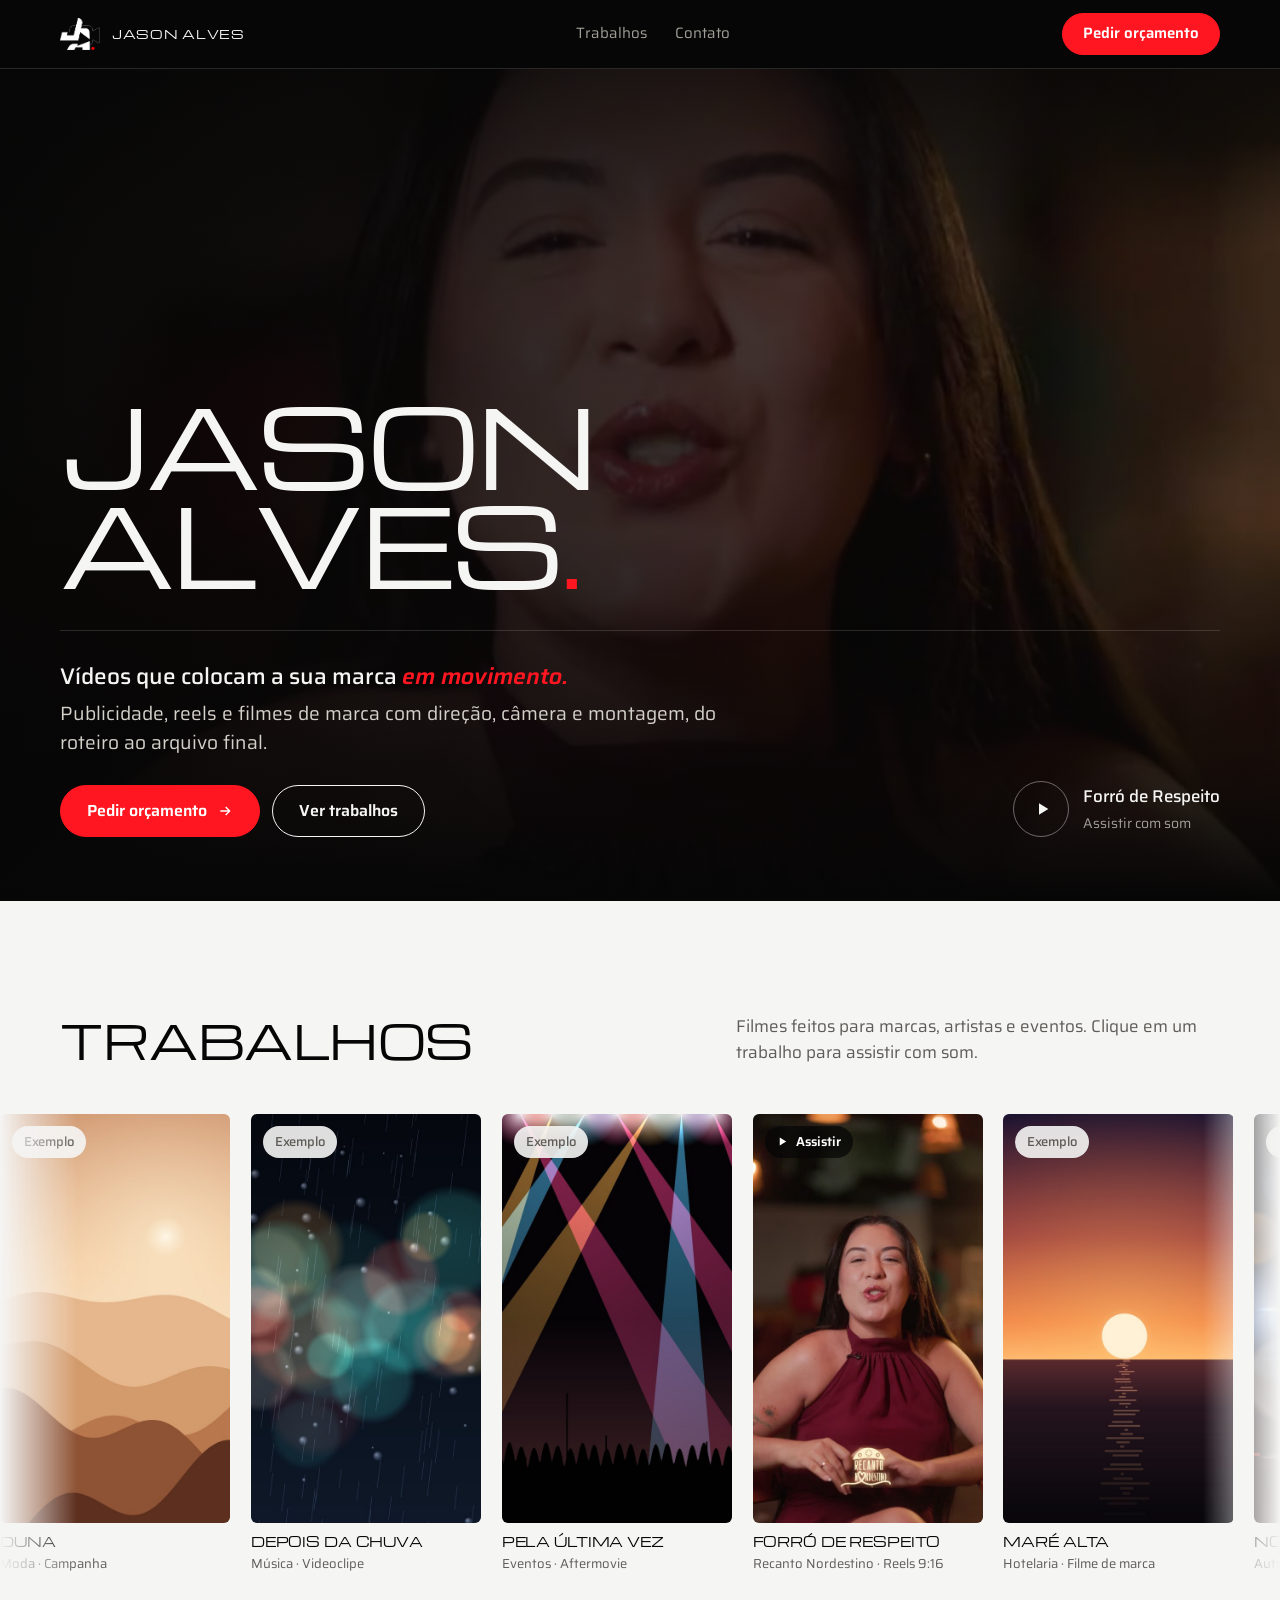
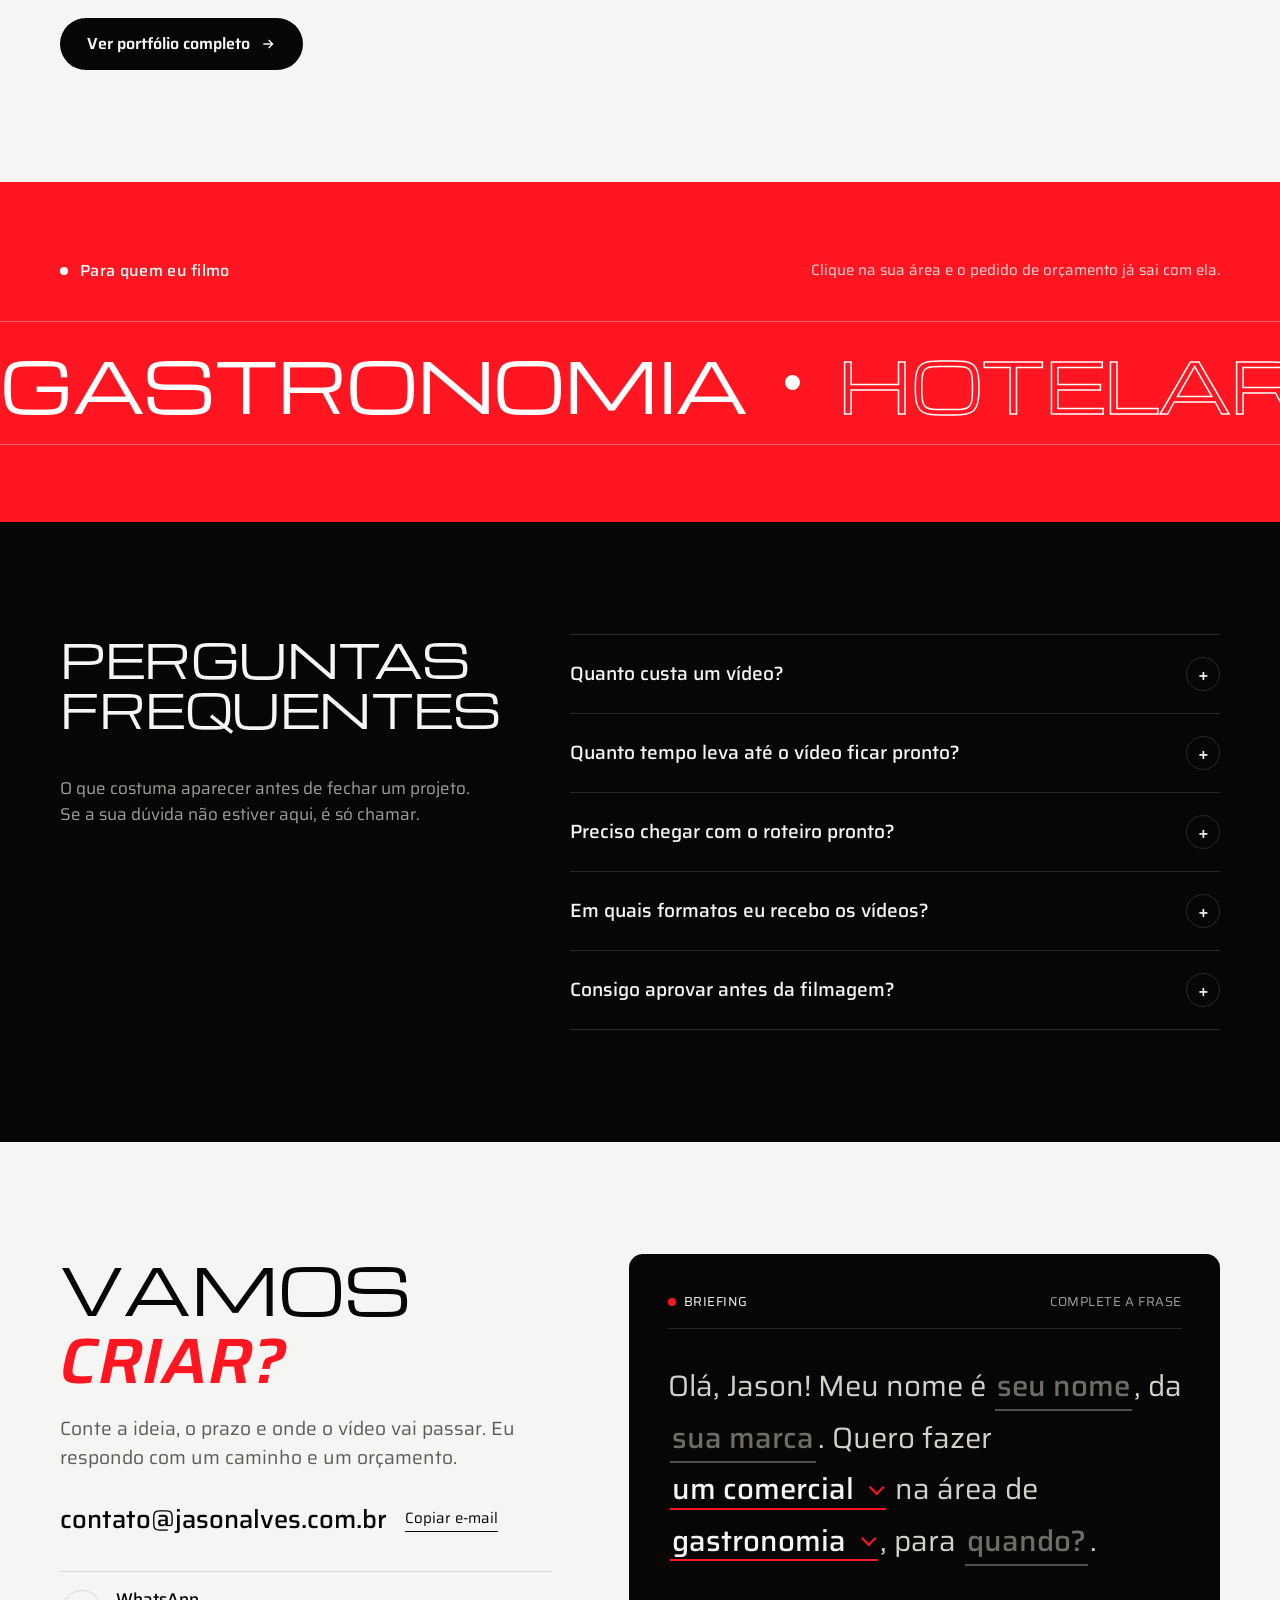
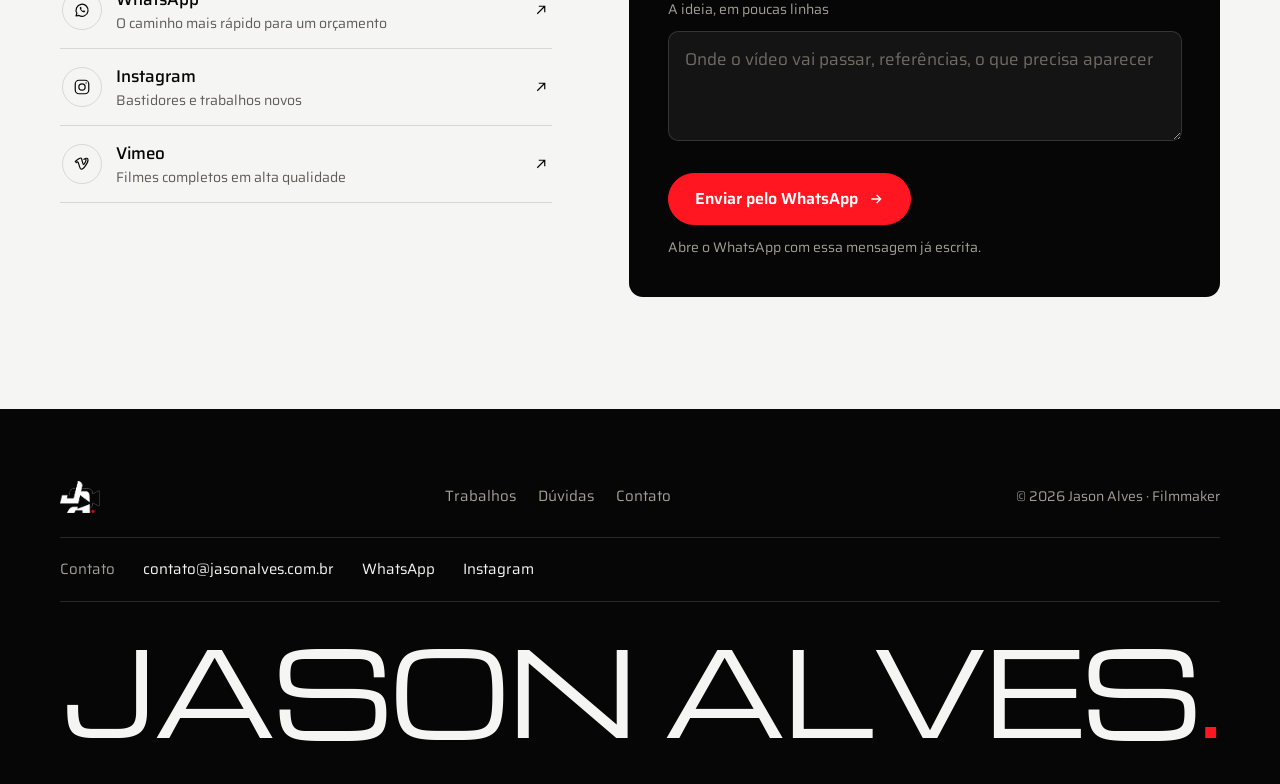
<file: index.html>
<!doctype html>
<html lang="pt-BR">
<head>
<meta charset="utf-8">
<meta name="viewport" content="width=device-width, initial-scale=1, viewport-fit=cover">
<title>Jason Alves · Filmmaker</title>
<meta name="description" content="Jason Alves, filmmaker. Publicidade, reels, filmes de marca e videoclipes, do roteiro ao arquivo final.">
<meta name="theme-color" content="#060606">
<link rel="icon" type="image/png" href="/media/logo-dark.png">
<meta property="og:type" content="website">
<meta property="og:title" content="Jason Alves · Filmmaker">
<meta property="og:description" content="Publicidade, reels, filmes de marca e videoclipes.">
<meta property="og:image" content="/media/recanto-poster.jpg">
<meta name="twitter:card" content="summary_large_image">
<link rel="preconnect" href="https://fonts.googleapis.com">
<link rel="preconnect" href="https://fonts.gstatic.com" crossorigin>
<link rel="stylesheet" href="https://fonts.googleapis.com/css2?family=Michroma&family=Saira:ital,wght@0,400;0,500;0,600;1,500;1,600&display=swap">
<link rel="stylesheet" href="/assets/site.css">
</head>
<body>

<header class="top">
  <div class="wrap">
    <a class="brand" href="/" aria-label="Jason Alves, início"><img src="/media/logo-light.png" alt="" width="40" height="32"><span>Jason Alves</span></a>
    <nav class="menu" aria-label="Principal">
      <a href="/trabalhos">Trabalhos</a><a href="/#contato">Contato</a>
    </nav>
    <a class="btn btn-red fx" href="/#contato">Pedir orçamento</a>
  </div>
</header>

<main>
<section class="hero dark" id="topo">
  <video class="hero-bg" id="heroVideo" src="/media/hero-wide.mp4" poster="/media/hero-wide.jpg" muted loop playsinline autoplay preload="auto" aria-hidden="true"></video>
  <div class="wrap">
    <h1 class="hero-name">Jason<br>Alves<i>.</i></h1>
    <div class="hero-foot">
      <div>
        <p class="lead"><strong>Vídeos que colocam a sua marca <em>em movimento.</em></strong> Publicidade, reels e filmes de marca com direção, câmera e montagem, do roteiro ao arquivo final.</p>
        <div class="cta">
          <a class="btn btn-red fx" href="#contato">Pedir orçamento
            <svg viewBox="0 0 24 24" fill="none" stroke="currentColor" stroke-width="2" aria-hidden="true"><path d="M5 12h14M13 6l6 6-6 6"/></svg></a>
          <a class="btn btn-ghost" href="#trabalhos">Ver trabalhos</a>
        </div>
      </div>
      <button class="hero-play" type="button" data-play="/media/recanto.mp4" data-title="Forró de Respeito · Recanto Nordestino">
        <span class="ic"><svg viewBox="0 0 24 24" fill="currentColor" aria-hidden="true"><path d="M6 3.5v17l14-8.5z"/></svg></span>
        <span><b>Forró de Respeito</b><small>Assistir com som</small></span></button>
    </div>
  </div>
</section>

<section class="reels-home" id="trabalhos">
  <div class="wrap">
    <div class="sec-head">
      <h2>Trabalhos</h2>
      <p>Filmes feitos para marcas, artistas e eventos. Clique em um trabalho para assistir com som.</p>
    </div>
  </div>
  <div class="reel-rows">
    <div class="reel-row" data-reel-row><div class="reel-track"></div></div>
  </div>
  <div class="wrap reels-more">
    <a class="btn btn-dark" href="/trabalhos">Ver portfólio completo
      <svg viewBox="0 0 24 24" fill="none" stroke="currentColor" stroke-width="2" aria-hidden="true"><path d="M5 12h14M13 6l6 6-6 6"/></svg></a>
  </div>
</section>



<section class="band" aria-labelledby="band-t">
  <div class="wrap band-head">
    <h2 id="band-t"><span class="rec" aria-hidden="true"></span>Para quem eu filmo</h2>
    <p>Clique na sua área e o pedido de orçamento já sai com ela.</p>
  </div>
  <div class="seg-row"><div class="seg-track"><ul class="seg-set"><li><a href="#contato" data-seg="Gastronomia">Gastronomia</a></li><li><a href="#contato" data-seg="Hotelaria e turismo">Hotelaria</a></li><li><a href="#contato" data-seg="Estética e beleza">Estética</a></li><li><a href="#contato" data-seg="Moda">Moda</a></li><li><a href="#contato" data-seg="Saúde e bem-estar">Saúde</a></li><li><a href="#contato" data-seg="Imobiliário">Imobiliário</a></li><li><a href="#contato" data-seg="Eventos">Eventos</a></li><li><a href="#contato" data-seg="Música">Música</a></li></ul><ul class="seg-set" aria-hidden="true"><li><a href="#contato" data-seg="Gastronomia" tabindex="-1">Gastronomia</a></li><li><a href="#contato" data-seg="Hotelaria e turismo" tabindex="-1">Hotelaria</a></li><li><a href="#contato" data-seg="Estética e beleza" tabindex="-1">Estética</a></li><li><a href="#contato" data-seg="Moda" tabindex="-1">Moda</a></li><li><a href="#contato" data-seg="Saúde e bem-estar" tabindex="-1">Saúde</a></li><li><a href="#contato" data-seg="Imobiliário" tabindex="-1">Imobiliário</a></li><li><a href="#contato" data-seg="Eventos" tabindex="-1">Eventos</a></li><li><a href="#contato" data-seg="Música" tabindex="-1">Música</a></li></ul></div></div>
</section>

<section class="faq dark" id="duvidas">
  <div class="wrap">
    <div class="sec-head">
      <h2>Perguntas frequentes</h2>
      <p>O que costuma aparecer antes de fechar um projeto. Se a sua dúvida não estiver aqui, é só chamar.</p>
    </div>
    <div class="qa">
      <details><summary>Quanto custa um vídeo?</summary><p>Depende do formato, da duração, do número de diárias e do tamanho da equipe. Me conte a ideia pelo formulário e eu envio um orçamento detalhado.</p></details>
      <details><summary>Quanto tempo leva até o vídeo ficar pronto?</summary><p>Varia com o projeto: um reel é bem mais rápido que um filme de marca, que passa por pré-produção, filmagem e pós. O prazo combinado entra no orçamento.</p></details>
      <details><summary>Preciso chegar com o roteiro pronto?</summary><p>Não. Roteiro e decupagem fazem parte da pré-produção. Se você já tiver uma ideia ou referências, ajuda bastante.</p></details>
      <details><summary>Em quais formatos eu recebo os vídeos?</summary><p>Nos formatos que a campanha pedir: 9:16 para reels e stories, 16:9 para YouTube e TV, 4:5 e 1:1 para o feed.</p></details>
      <details><summary>Consigo aprovar antes da filmagem?</summary><p>Sim. Roteiro, referências e plano de filmagem passam pela sua aprovação antes de a câmera ligar.</p></details>
    </div>
  </div>
</section>

<section class="contact" id="contato">
  <div class="wrap">
    <div>
      <h2>Vamos <em>criar?</em></h2>
      <p class="lead">Conte a ideia, o prazo e onde o vídeo vai passar. Eu respondo com um caminho e um orçamento.</p>
      <div class="mail-row">
        <span class="mail" id="mail">contato@jasonalves.com.br</span>
        <button class="copy" id="copyMail" type="button">Copiar e-mail</button>
      </div>
      <ul class="socials">
        <li><a href="https://wa.me/5511999999999" target="_blank" rel="noopener" data-wa="Olá, Jason! Vim pelo site e quero um orçamento.">
          <span class="ic"><svg viewBox="0 0 24 24" fill="none" stroke="currentColor" stroke-width="1.6" stroke-linejoin="round" aria-hidden="true"><path d="M4 20l1.2-3.6A8 8 0 1 1 8 19.2L4 20Z"/><path d="M9 8.6c0 3.3 3 6.4 6.4 6.4l1-1.6-2-1-.9.9c-1-.4-2.4-1.8-2.8-2.8l.9-.9-1-2-1.6 1Z" fill="currentColor" stroke="none"/></svg></span>
          <span><b>WhatsApp</b><small>O caminho mais rápido para um orçamento</small></span>
          <svg class="arr" viewBox="0 0 24 24" fill="none" stroke="currentColor" stroke-width="1.6" aria-hidden="true"><path d="M7 17 17 7M9 7h8v8"/></svg></a></li>
        <li><a href="https://instagram.com/" target="_blank" rel="noopener">
          <span class="ic"><svg viewBox="0 0 24 24" fill="none" stroke="currentColor" stroke-width="1.6" aria-hidden="true"><rect x="3" y="3" width="18" height="18" rx="5"/><circle cx="12" cy="12" r="4.2"/><circle cx="17.4" cy="6.6" r=".9" fill="currentColor" stroke="none"/></svg></span>
          <span><b>Instagram</b><small>Bastidores e trabalhos novos</small></span>
          <svg class="arr" viewBox="0 0 24 24" fill="none" stroke="currentColor" stroke-width="1.6" aria-hidden="true"><path d="M7 17 17 7M9 7h8v8"/></svg></a></li>
        <li><a href="https://vimeo.com/" target="_blank" rel="noopener">
          <span class="ic"><svg viewBox="0 0 24 24" fill="none" stroke="currentColor" stroke-width="1.6" stroke-linejoin="round" aria-hidden="true"><path d="M3 8.5 4.4 10c1-.8 1.8-1.2 2.3-.6.8 1 1.7 6.9 3.2 8.7 1.4 1.6 3.4.6 5.6-2.3 2.7-3.5 4.3-6.6 4.5-8.7.3-3.2-2.4-3.6-5.4-1.4 1.6-.9 3.2-.7 2.7 1.5-.5 2.1-2.6 5.6-3.5 5.6-.8 0-1.6-6.2-2.6-8.3C10 2.8 6.3 6 3 8.5Z"/></svg></span>
          <span><b>Vimeo</b><small>Filmes completos em alta qualidade</small></span>
          <svg class="arr" viewBox="0 0 24 24" fill="none" stroke="currentColor" stroke-width="1.6" aria-hidden="true"><path d="M7 17 17 7M9 7h8v8"/></svg></a></li>
      </ul>
    </div>
    <form class="brief" id="brief" novalidate aria-label="Pedido de orçamento">
      <div class="brief-bar" aria-hidden="true"><span><i class="rec"></i>Briefing</span><span>Complete a frase</span></div>
      <p class="madlib">
        Olá, Jason! Meu nome é
        <label class="sr" for="f-name">Seu nome</label><input id="f-name" name="nome" autocomplete="given-name" placeholder="seu nome" size="9">,
        da
        <label class="sr" for="f-brand">Marca ou empresa</label><input id="f-brand" name="marca" autocomplete="organization" placeholder="sua marca" size="10">.
        Quero fazer
        <label class="sr" for="f-tipo">Tipo de projeto</label><span class="sel"><select id="f-tipo" name="tipo"><option value="Publicidade">um comercial</option><option value="Reels">reels</option><option value="Filme de marca">um filme de marca</option><option value="Videoclipe">um videoclipe</option><option value="Direção de fotografia">diárias de fotografia</option></select></span>
        na área de
        <label class="sr" for="f-seg">Segmento</label><span class="sel"><select id="f-seg" name="segmento"><option value="Gastronomia">gastronomia</option><option value="Hotelaria e turismo">hotelaria e turismo</option><option value="Estética e beleza">estética e beleza</option><option value="Moda">moda</option><option value="Saúde e bem-estar">saúde e bem-estar</option><option value="Imobiliário">imobiliário</option><option value="Eventos">eventos</option><option value="Música">música</option><option value="Outro">outra área</option></select></span>,
        para
        <label class="sr" for="f-when">Prazo</label><input id="f-when" name="prazo" placeholder="quando?" size="9">.
      </p>
      <label class="idea" for="f-msg"><span>A ideia, em poucas linhas</span>
        <textarea id="f-msg" name="msg" rows="3" placeholder="Onde o vídeo vai passar, referências, o que precisa aparecer"></textarea></label>
      <div class="brief-send">
        <a class="btn btn-red fx" id="send" href="https://wa.me/5511999999999" target="_blank" rel="noopener">Enviar pelo WhatsApp
          <svg viewBox="0 0 24 24" fill="none" stroke="currentColor" stroke-width="2" aria-hidden="true"><path d="M5 12h14M13 6l6 6-6 6"/></svg></a>
        <p class="note">Abre o WhatsApp com essa mensagem já escrita.</p>
      </div>
    </form>
  </div>
</section>
</main>

<footer class="foot dark">
  <div class="wrap">
    <div class="foot-top">
      <img src="/media/logo-light.png" alt="Jason Alves" width="40" height="32">
      <nav aria-label="Rodapé"><a href="/trabalhos">Trabalhos</a><a href="/#duvidas">Dúvidas</a><a href="/#contato">Contato</a></nav>
      <small>© <span id="year">2026</span> Jason Alves · Filmmaker</small>
    </div>
    <div class="foot-contact">
      <span>Contato</span>
      <a href="mailto:contato@jasonalves.com.br">contato@jasonalves.com.br</a>
      <a href="https://wa.me/5511999999999" target="_blank" rel="noopener" data-wa="Olá, Jason! Vim pelo site e quero um orçamento.">WhatsApp</a>
      <a href="https://instagram.com/" target="_blank" rel="noopener">Instagram</a>
    </div>
    <span class="wordmark" id="wordmark" aria-hidden="true">Jason Alves<i>.</i></span>
  </div>
</footer>

<a class="mbar" id="mbar" href="https://wa.me/5511999999999" target="_blank" rel="noopener" data-wa="Olá, Jason! Vim pelo site e quero um orçamento.">
  <svg viewBox="0 0 24 24" fill="none" stroke="currentColor" stroke-width="1.8" stroke-linejoin="round" aria-hidden="true"><path d="M4 20l1.2-3.6A8 8 0 1 1 8 19.2L4 20Z"/><path d="M9 8.6c0 3.3 3 6.4 6.4 6.4l1-1.6-2-1-.9.9c-1-.4-2.4-1.8-2.8-2.8l.9-.9-1-2-1.6 1Z" fill="currentColor" stroke="none"/></svg>
  Pedir orçamento no WhatsApp</a>

<dialog class="player" id="player" aria-label="Player de vídeo">
  <video id="playerVideo" controls playsinline preload="none"></video>
  <div class="player-bar"><span id="playerTitle"></span><button type="button" id="playerClose">Fechar</button></div>
</dialog>

<script src="/assets/trabalhos.js"></script>
<script src="/assets/site.js"></script>
</body>
</html>
</file>
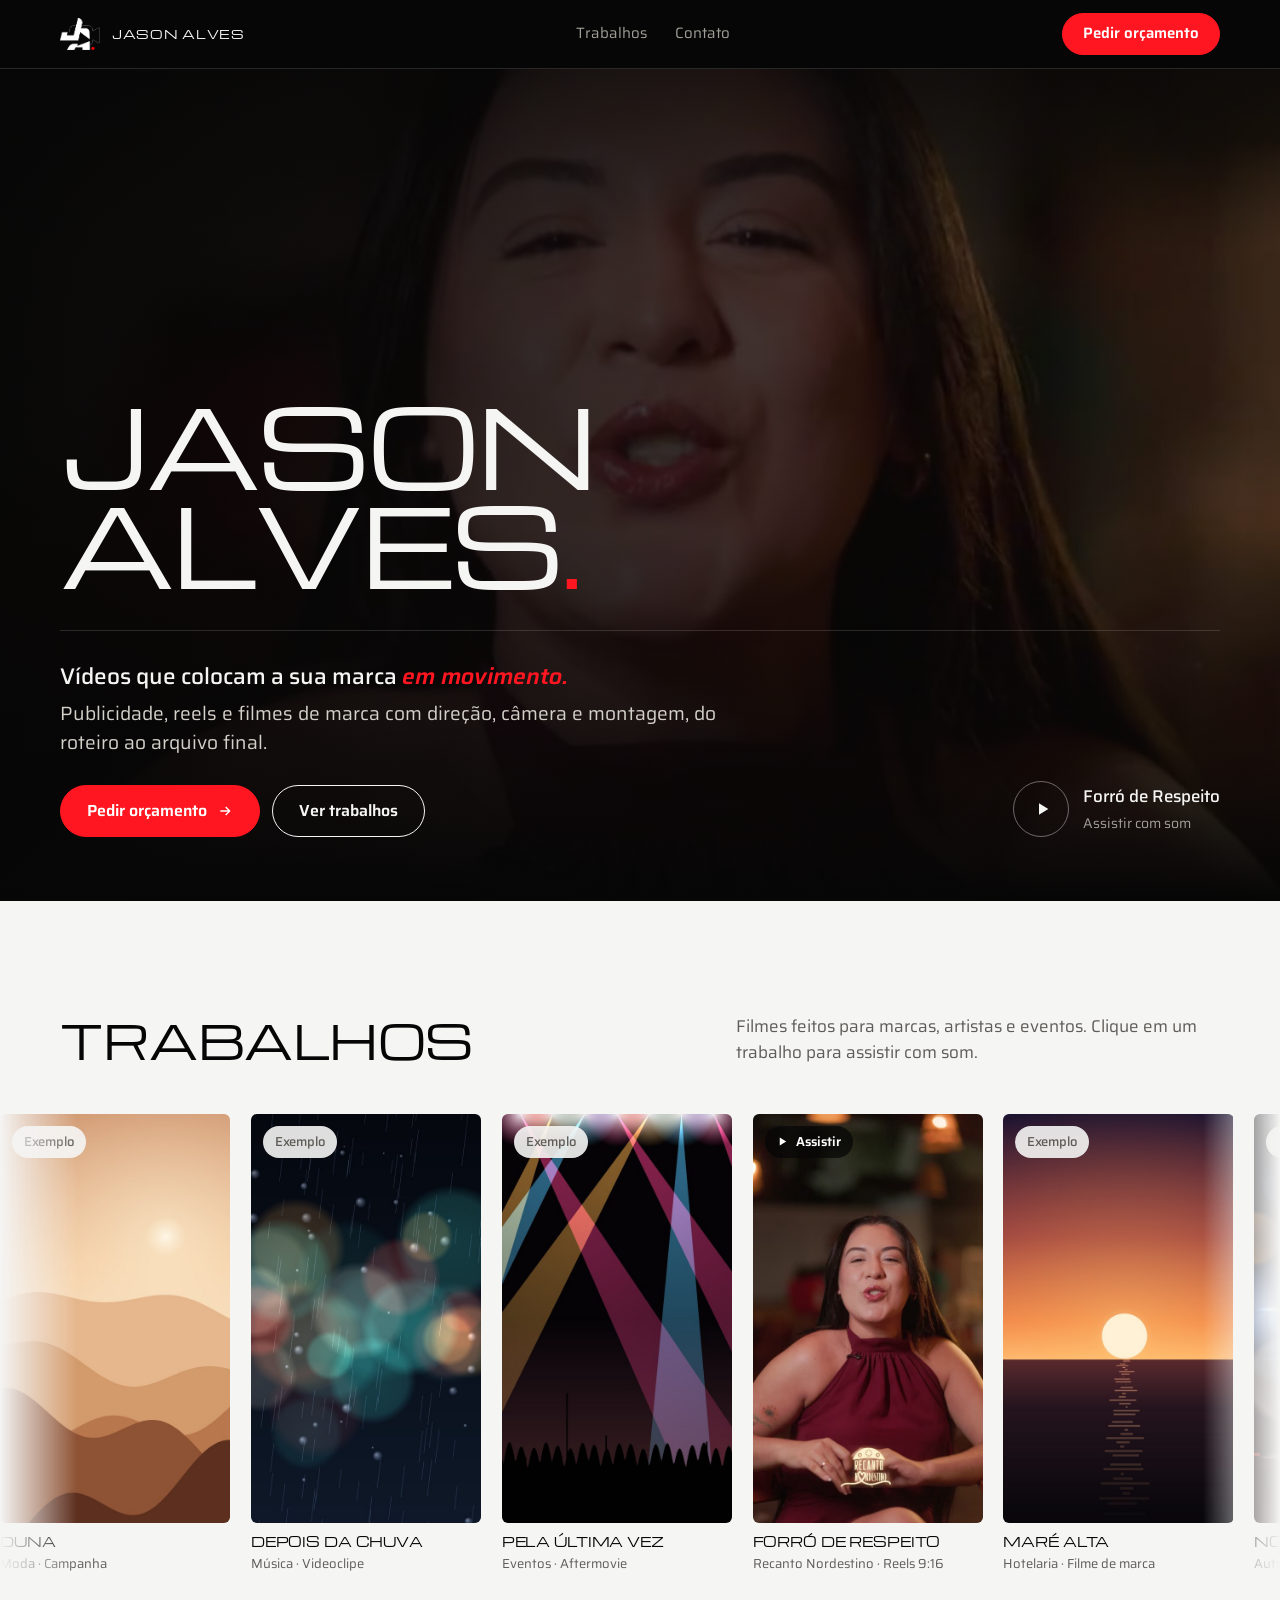
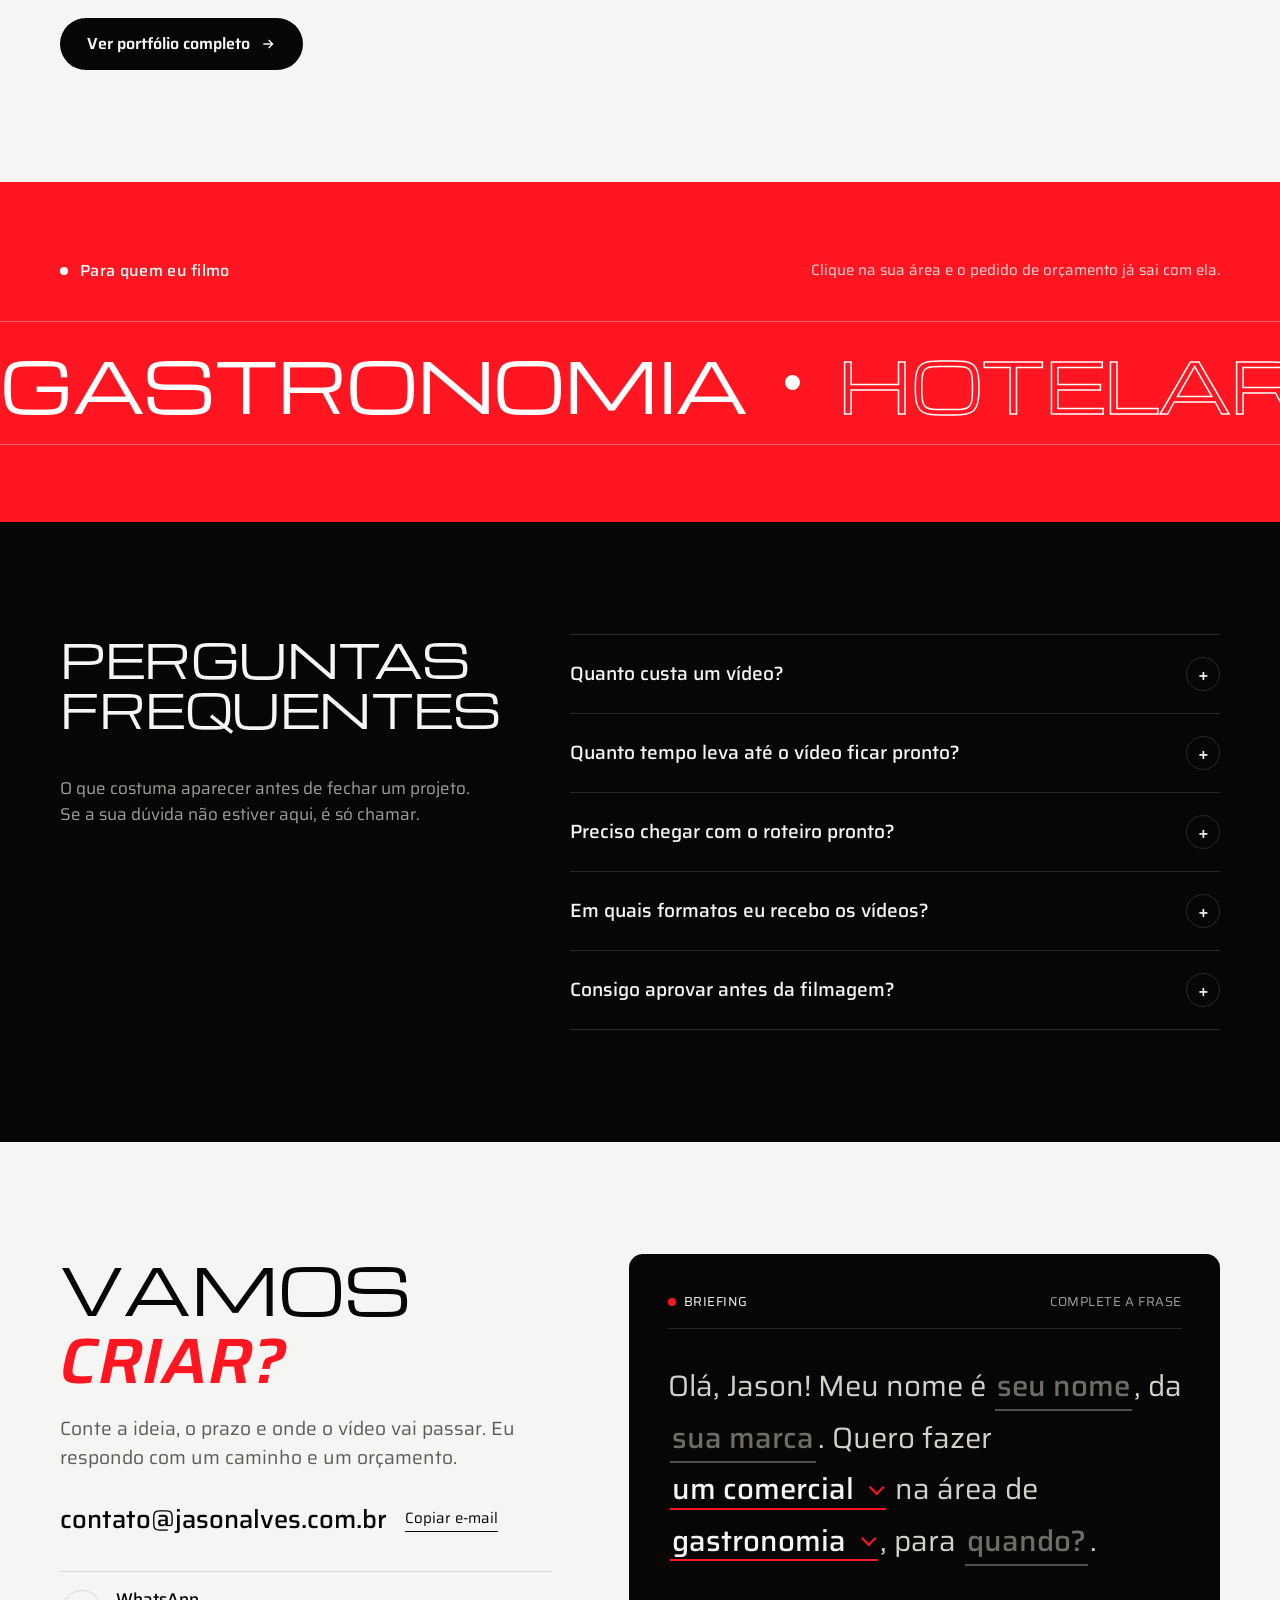
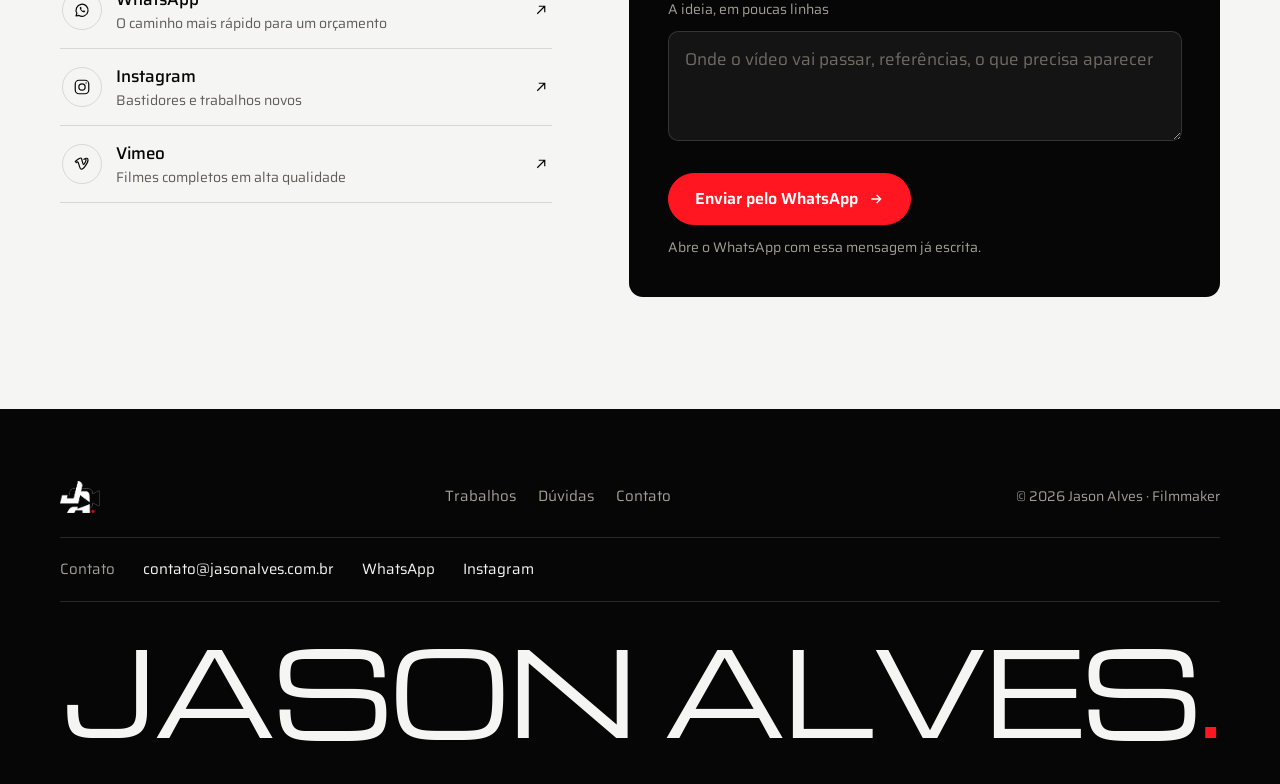
<file: segundo/index.html>
<!doctype html>
<html lang="pt-BR">
<head>
<meta charset="utf-8">
<meta name="viewport" content="width=device-width, initial-scale=1, viewport-fit=cover">
<title>Jason Alves · Filmmaker</title>
<meta name="description" content="Jason Alves, filmmaker. Publicidade, reels, filmes de marca e videoclipes, do roteiro ao arquivo final.">
<meta name="theme-color" content="#060606">
<link rel="icon" type="image/png" href="/segundo/media/logo-dark.png">
<meta property="og:type" content="website">
<meta property="og:title" content="Jason Alves · Filmmaker">
<meta property="og:description" content="Publicidade, reels, filmes de marca e videoclipes.">
<meta property="og:image" content="/segundo/media/recanto-poster.jpg">
<meta name="twitter:card" content="summary_large_image">
<link rel="preconnect" href="https://fonts.googleapis.com">
<link rel="preconnect" href="https://fonts.gstatic.com" crossorigin>
<link rel="stylesheet" href="https://fonts.googleapis.com/css2?family=Michroma&family=Saira:ital,wght@0,400;0,500;0,600;1,500;1,600&display=swap">
<link rel="stylesheet" href="/segundo/assets/site.css">
</head>
<body>

<header class="top">
  <div class="wrap">
    <a class="brand" href="/segundo" aria-label="Jason Alves, início"><img src="/segundo/media/logo-light.png" alt="" width="40" height="32"><span>Jason Alves</span></a>
    <nav class="menu" aria-label="Principal">
      <a href="/segundo/trabalhos">Trabalhos</a><a href="/segundo/#contato">Contato</a>
    </nav>
    <a class="btn btn-red fx" href="/segundo/#contato">Pedir orçamento</a>
  </div>
</header>

<main>
<section class="hero dark" id="topo">
  <video class="hero-bg" id="heroVideo" src="/segundo/media/hero-wide.mp4" poster="/segundo/media/hero-wide.jpg" muted loop playsinline autoplay preload="auto" aria-hidden="true"></video>
  <div class="wrap">
    <h1 class="hero-name">Jason<br>Alves<i>.</i></h1>
    <div class="hero-foot">
      <div>
        <p class="lead"><strong>Vídeos que colocam a sua marca <em>em movimento.</em></strong> Publicidade, reels e filmes de marca com direção, câmera e montagem, do roteiro ao arquivo final.</p>
        <div class="cta">
          <a class="btn btn-red fx" href="#contato">Pedir orçamento
            <svg viewBox="0 0 24 24" fill="none" stroke="currentColor" stroke-width="2" aria-hidden="true"><path d="M5 12h14M13 6l6 6-6 6"/></svg></a>
          <a class="btn btn-ghost" href="#trabalhos">Ver trabalhos</a>
        </div>
      </div>
      <button class="hero-play" type="button" data-play="/segundo/media/recanto.mp4" data-title="Forró de Respeito · Recanto Nordestino">
        <span class="ic"><svg viewBox="0 0 24 24" fill="currentColor" aria-hidden="true"><path d="M6 3.5v17l14-8.5z"/></svg></span>
        <span><b>Forró de Respeito</b><small>Assistir com som</small></span></button>
    </div>
  </div>
</section>

<section class="reels-home" id="trabalhos">
  <div class="wrap">
    <div class="sec-head">
      <h2>Trabalhos</h2>
      <p>Filmes feitos para marcas, artistas e eventos. Clique em um trabalho para assistir com som.</p>
    </div>
  </div>
  <div class="reel-rows">
    <div class="reel-row" data-reel-row><div class="reel-track"></div></div>
  </div>
  <div class="wrap reels-more">
    <a class="btn btn-dark" href="/segundo/trabalhos">Ver portfólio completo
      <svg viewBox="0 0 24 24" fill="none" stroke="currentColor" stroke-width="2" aria-hidden="true"><path d="M5 12h14M13 6l6 6-6 6"/></svg></a>
  </div>
</section>



<section class="band" aria-labelledby="band-t">
  <div class="wrap band-head">
    <h2 id="band-t"><span class="rec" aria-hidden="true"></span>Para quem eu filmo</h2>
    <p>Clique na sua área e o pedido de orçamento já sai com ela.</p>
  </div>
  <div class="seg-row"><div class="seg-track"><ul class="seg-set"><li><a href="#contato" data-seg="Gastronomia">Gastronomia</a></li><li><a href="#contato" data-seg="Hotelaria e turismo">Hotelaria</a></li><li><a href="#contato" data-seg="Estética e beleza">Estética</a></li><li><a href="#contato" data-seg="Moda">Moda</a></li><li><a href="#contato" data-seg="Saúde e bem-estar">Saúde</a></li><li><a href="#contato" data-seg="Imobiliário">Imobiliário</a></li><li><a href="#contato" data-seg="Eventos">Eventos</a></li><li><a href="#contato" data-seg="Música">Música</a></li></ul><ul class="seg-set" aria-hidden="true"><li><a href="#contato" data-seg="Gastronomia" tabindex="-1">Gastronomia</a></li><li><a href="#contato" data-seg="Hotelaria e turismo" tabindex="-1">Hotelaria</a></li><li><a href="#contato" data-seg="Estética e beleza" tabindex="-1">Estética</a></li><li><a href="#contato" data-seg="Moda" tabindex="-1">Moda</a></li><li><a href="#contato" data-seg="Saúde e bem-estar" tabindex="-1">Saúde</a></li><li><a href="#contato" data-seg="Imobiliário" tabindex="-1">Imobiliário</a></li><li><a href="#contato" data-seg="Eventos" tabindex="-1">Eventos</a></li><li><a href="#contato" data-seg="Música" tabindex="-1">Música</a></li></ul></div></div>
</section>

<section class="faq dark" id="duvidas">
  <div class="wrap">
    <div class="sec-head">
      <h2>Perguntas frequentes</h2>
      <p>O que costuma aparecer antes de fechar um projeto. Se a sua dúvida não estiver aqui, é só chamar.</p>
    </div>
    <div class="qa">
      <details><summary>Quanto custa um vídeo?</summary><p>Depende do formato, da duração, do número de diárias e do tamanho da equipe. Me conte a ideia pelo formulário e eu envio um orçamento detalhado.</p></details>
      <details><summary>Quanto tempo leva até o vídeo ficar pronto?</summary><p>Varia com o projeto: um reel é bem mais rápido que um filme de marca, que passa por pré-produção, filmagem e pós. O prazo combinado entra no orçamento.</p></details>
      <details><summary>Preciso chegar com o roteiro pronto?</summary><p>Não. Roteiro e decupagem fazem parte da pré-produção. Se você já tiver uma ideia ou referências, ajuda bastante.</p></details>
      <details><summary>Em quais formatos eu recebo os vídeos?</summary><p>Nos formatos que a campanha pedir: 9:16 para reels e stories, 16:9 para YouTube e TV, 4:5 e 1:1 para o feed.</p></details>
      <details><summary>Consigo aprovar antes da filmagem?</summary><p>Sim. Roteiro, referências e plano de filmagem passam pela sua aprovação antes de a câmera ligar.</p></details>
    </div>
  </div>
</section>

<section class="contact" id="contato">
  <div class="wrap">
    <div>
      <h2>Vamos <em>criar?</em></h2>
      <p class="lead">Conte a ideia, o prazo e onde o vídeo vai passar. Eu respondo com um caminho e um orçamento.</p>
      <div class="mail-row">
        <span class="mail" id="mail">contato@jasonalves.com.br</span>
        <button class="copy" id="copyMail" type="button">Copiar e-mail</button>
      </div>
      <ul class="socials">
        <li><a href="https://wa.me/5511999999999" target="_blank" rel="noopener" data-wa="Olá, Jason! Vim pelo site e quero um orçamento.">
          <span class="ic"><svg viewBox="0 0 24 24" fill="none" stroke="currentColor" stroke-width="1.6" stroke-linejoin="round" aria-hidden="true"><path d="M4 20l1.2-3.6A8 8 0 1 1 8 19.2L4 20Z"/><path d="M9 8.6c0 3.3 3 6.4 6.4 6.4l1-1.6-2-1-.9.9c-1-.4-2.4-1.8-2.8-2.8l.9-.9-1-2-1.6 1Z" fill="currentColor" stroke="none"/></svg></span>
          <span><b>WhatsApp</b><small>O caminho mais rápido para um orçamento</small></span>
          <svg class="arr" viewBox="0 0 24 24" fill="none" stroke="currentColor" stroke-width="1.6" aria-hidden="true"><path d="M7 17 17 7M9 7h8v8"/></svg></a></li>
        <li><a href="https://instagram.com/" target="_blank" rel="noopener">
          <span class="ic"><svg viewBox="0 0 24 24" fill="none" stroke="currentColor" stroke-width="1.6" aria-hidden="true"><rect x="3" y="3" width="18" height="18" rx="5"/><circle cx="12" cy="12" r="4.2"/><circle cx="17.4" cy="6.6" r=".9" fill="currentColor" stroke="none"/></svg></span>
          <span><b>Instagram</b><small>Bastidores e trabalhos novos</small></span>
          <svg class="arr" viewBox="0 0 24 24" fill="none" stroke="currentColor" stroke-width="1.6" aria-hidden="true"><path d="M7 17 17 7M9 7h8v8"/></svg></a></li>
        <li><a href="https://vimeo.com/" target="_blank" rel="noopener">
          <span class="ic"><svg viewBox="0 0 24 24" fill="none" stroke="currentColor" stroke-width="1.6" stroke-linejoin="round" aria-hidden="true"><path d="M3 8.5 4.4 10c1-.8 1.8-1.2 2.3-.6.8 1 1.7 6.9 3.2 8.7 1.4 1.6 3.4.6 5.6-2.3 2.7-3.5 4.3-6.6 4.5-8.7.3-3.2-2.4-3.6-5.4-1.4 1.6-.9 3.2-.7 2.7 1.5-.5 2.1-2.6 5.6-3.5 5.6-.8 0-1.6-6.2-2.6-8.3C10 2.8 6.3 6 3 8.5Z"/></svg></span>
          <span><b>Vimeo</b><small>Filmes completos em alta qualidade</small></span>
          <svg class="arr" viewBox="0 0 24 24" fill="none" stroke="currentColor" stroke-width="1.6" aria-hidden="true"><path d="M7 17 17 7M9 7h8v8"/></svg></a></li>
      </ul>
    </div>
    <form class="brief" id="brief" novalidate aria-label="Pedido de orçamento">
      <div class="brief-bar" aria-hidden="true"><span><i class="rec"></i>Briefing</span><span>Complete a frase</span></div>
      <p class="madlib">
        Olá, Jason! Meu nome é
        <label class="sr" for="f-name">Seu nome</label><input id="f-name" name="nome" autocomplete="given-name" placeholder="seu nome" size="9">,
        da
        <label class="sr" for="f-brand">Marca ou empresa</label><input id="f-brand" name="marca" autocomplete="organization" placeholder="sua marca" size="10">.
        Quero fazer
        <label class="sr" for="f-tipo">Tipo de projeto</label><span class="sel"><select id="f-tipo" name="tipo"><option value="Publicidade">um comercial</option><option value="Reels">reels</option><option value="Filme de marca">um filme de marca</option><option value="Videoclipe">um videoclipe</option><option value="Direção de fotografia">diárias de fotografia</option></select></span>
        na área de
        <label class="sr" for="f-seg">Segmento</label><span class="sel"><select id="f-seg" name="segmento"><option value="Gastronomia">gastronomia</option><option value="Hotelaria e turismo">hotelaria e turismo</option><option value="Estética e beleza">estética e beleza</option><option value="Moda">moda</option><option value="Saúde e bem-estar">saúde e bem-estar</option><option value="Imobiliário">imobiliário</option><option value="Eventos">eventos</option><option value="Música">música</option><option value="Outro">outra área</option></select></span>,
        para
        <label class="sr" for="f-when">Prazo</label><input id="f-when" name="prazo" placeholder="quando?" size="9">.
      </p>
      <label class="idea" for="f-msg"><span>A ideia, em poucas linhas</span>
        <textarea id="f-msg" name="msg" rows="3" placeholder="Onde o vídeo vai passar, referências, o que precisa aparecer"></textarea></label>
      <div class="brief-send">
        <a class="btn btn-red fx" id="send" href="https://wa.me/5511999999999" target="_blank" rel="noopener">Enviar pelo WhatsApp
          <svg viewBox="0 0 24 24" fill="none" stroke="currentColor" stroke-width="2" aria-hidden="true"><path d="M5 12h14M13 6l6 6-6 6"/></svg></a>
        <p class="note">Abre o WhatsApp com essa mensagem já escrita.</p>
      </div>
    </form>
  </div>
</section>
</main>

<footer class="foot dark">
  <div class="wrap">
    <div class="foot-top">
      <img src="/segundo/media/logo-light.png" alt="Jason Alves" width="40" height="32">
      <nav aria-label="Rodapé"><a href="/segundo/trabalhos">Trabalhos</a><a href="/segundo/#duvidas">Dúvidas</a><a href="/segundo/#contato">Contato</a></nav>
      <small>© <span id="year">2026</span> Jason Alves · Filmmaker</small>
    </div>
    <div class="foot-contact">
      <span>Contato</span>
      <a href="mailto:contato@jasonalves.com.br">contato@jasonalves.com.br</a>
      <a href="https://wa.me/5511999999999" target="_blank" rel="noopener" data-wa="Olá, Jason! Vim pelo site e quero um orçamento.">WhatsApp</a>
      <a href="https://instagram.com/" target="_blank" rel="noopener">Instagram</a>
    </div>
    <span class="wordmark" id="wordmark" aria-hidden="true">Jason Alves<i>.</i></span>
  </div>
</footer>

<a class="mbar" id="mbar" href="https://wa.me/5511999999999" target="_blank" rel="noopener" data-wa="Olá, Jason! Vim pelo site e quero um orçamento.">
  <svg viewBox="0 0 24 24" fill="none" stroke="currentColor" stroke-width="1.8" stroke-linejoin="round" aria-hidden="true"><path d="M4 20l1.2-3.6A8 8 0 1 1 8 19.2L4 20Z"/><path d="M9 8.6c0 3.3 3 6.4 6.4 6.4l1-1.6-2-1-.9.9c-1-.4-2.4-1.8-2.8-2.8l.9-.9-1-2-1.6 1Z" fill="currentColor" stroke="none"/></svg>
  Pedir orçamento no WhatsApp</a>

<dialog class="player" id="player" aria-label="Player de vídeo">
  <video id="playerVideo" controls playsinline preload="none"></video>
  <div class="player-bar"><span id="playerTitle"></span><button type="button" id="playerClose">Fechar</button></div>
</dialog>

<script src="/segundo/assets/trabalhos.js"></script>
<script src="/segundo/assets/site.js"></script>
</body>
</html>
</file>
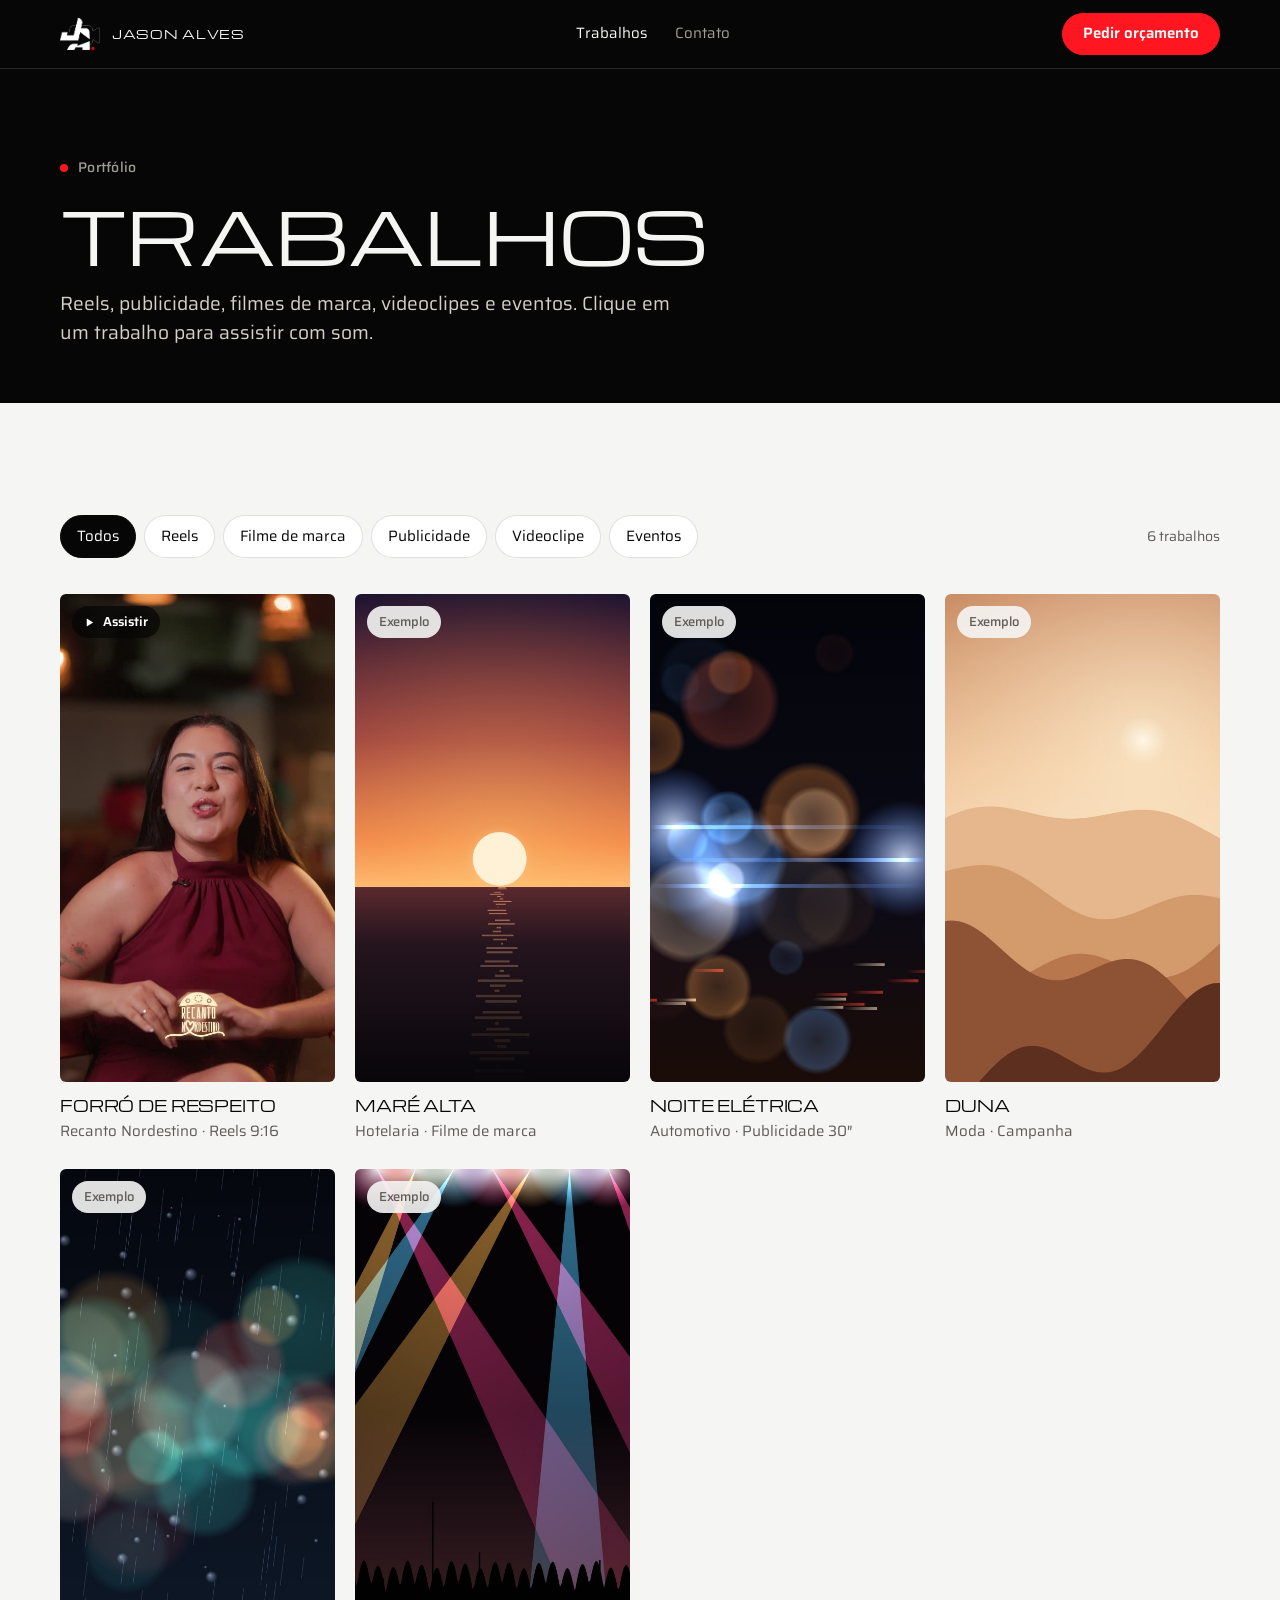
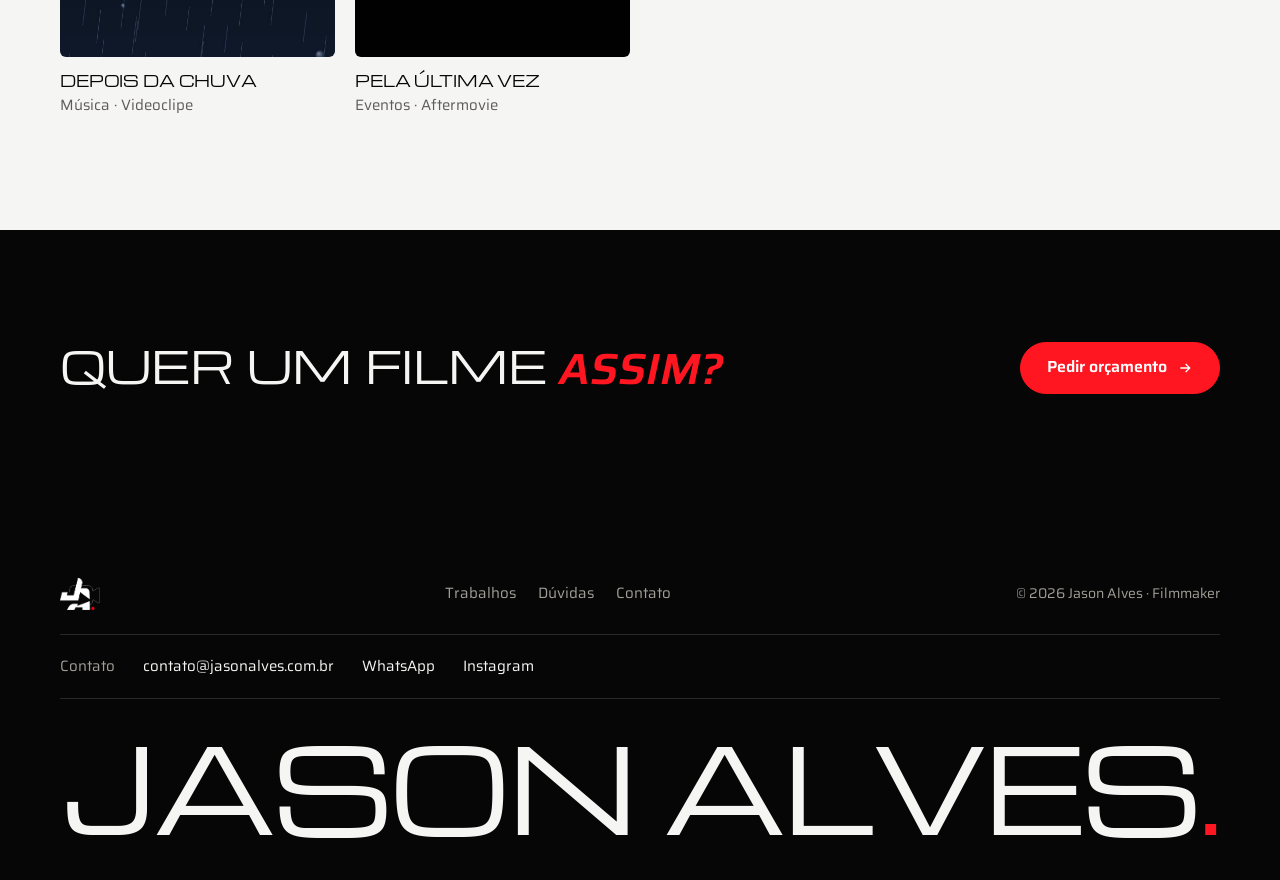
<file: trabalhos.html>
<!doctype html>
<html lang="pt-BR">
<head>
<meta charset="utf-8">
<meta name="viewport" content="width=device-width, initial-scale=1, viewport-fit=cover">
<title>Trabalhos · Jason Alves</title>
<meta name="description" content="Portfólio de Jason Alves: reels, publicidade, filmes de marca, videoclipes e eventos.">
<meta name="theme-color" content="#060606">
<link rel="icon" type="image/png" href="/media/logo-dark.png">
<meta property="og:type" content="website">
<meta property="og:title" content="Jason Alves · Filmmaker">
<meta property="og:description" content="Publicidade, reels, filmes de marca e videoclipes.">
<meta property="og:image" content="/media/recanto-poster.jpg">
<meta name="twitter:card" content="summary_large_image">
<link rel="preconnect" href="https://fonts.googleapis.com">
<link rel="preconnect" href="https://fonts.gstatic.com" crossorigin>
<link rel="stylesheet" href="https://fonts.googleapis.com/css2?family=Michroma&family=Saira:ital,wght@0,400;0,500;0,600;1,500;1,600&display=swap">
<link rel="stylesheet" href="/assets/site.css">
</head>
<body>

<header class="top">
  <div class="wrap">
    <a class="brand" href="/" aria-label="Jason Alves, início"><img src="/media/logo-light.png" alt="" width="40" height="32"><span>Jason Alves</span></a>
    <nav class="menu" aria-label="Principal">
      <a href="/trabalhos" aria-current="page">Trabalhos</a><a href="/#contato">Contato</a>
    </nav>
    <a class="btn btn-red fx" href="/#contato">Pedir orçamento</a>
  </div>
</header>

<main>
<section class="page-head dark">
  <div class="wrap">
    <span class="eyebrow"><span class="rec" aria-hidden="true"></span>Portfólio</span>
    <h1>Trabalhos</h1>
    <p class="lead">Reels, publicidade, filmes de marca, videoclipes e eventos. Clique em um trabalho para assistir com som.</p>
  </div>
</section>

<section>
  <div class="wrap">
    <div class="filters-bar">
      <div class="filters" id="filters" role="group" aria-label="Filtrar por tipo"></div>
      <span class="count" id="count" aria-live="polite"></span>
    </div>
    <ul class="portfolio-grid" id="portfolio"></ul>
  </div>
</section>

<section class="cta-band">
  <div class="wrap">
    <h2>Quer um filme <em>assim?</em></h2>
    <a class="btn btn-red fx" href="/#contato">Pedir orçamento
      <svg viewBox="0 0 24 24" fill="none" stroke="currentColor" stroke-width="2" aria-hidden="true"><path d="M5 12h14M13 6l6 6-6 6"/></svg></a>
  </div>
</section>
</main>

<footer class="foot dark">
  <div class="wrap">
    <div class="foot-top">
      <img src="/media/logo-light.png" alt="Jason Alves" width="40" height="32">
      <nav aria-label="Rodapé"><a href="/trabalhos">Trabalhos</a><a href="/#duvidas">Dúvidas</a><a href="/#contato">Contato</a></nav>
      <small>© <span id="year">2026</span> Jason Alves · Filmmaker</small>
    </div>
    <div class="foot-contact">
      <span>Contato</span>
      <a href="mailto:contato@jasonalves.com.br">contato@jasonalves.com.br</a>
      <a href="https://wa.me/5511999999999" target="_blank" rel="noopener" data-wa="Olá, Jason! Vim pelo site e quero um orçamento.">WhatsApp</a>
      <a href="https://instagram.com/" target="_blank" rel="noopener">Instagram</a>
    </div>
    <span class="wordmark" id="wordmark" aria-hidden="true">Jason Alves<i>.</i></span>
  </div>
</footer>

<a class="mbar" id="mbar" href="https://wa.me/5511999999999" target="_blank" rel="noopener" data-wa="Olá, Jason! Vim pelo site e quero um orçamento.">
  <svg viewBox="0 0 24 24" fill="none" stroke="currentColor" stroke-width="1.8" stroke-linejoin="round" aria-hidden="true"><path d="M4 20l1.2-3.6A8 8 0 1 1 8 19.2L4 20Z"/><path d="M9 8.6c0 3.3 3 6.4 6.4 6.4l1-1.6-2-1-.9.9c-1-.4-2.4-1.8-2.8-2.8l.9-.9-1-2-1.6 1Z" fill="currentColor" stroke="none"/></svg>
  Pedir orçamento no WhatsApp</a>

<dialog class="player" id="player" aria-label="Player de vídeo">
  <video id="playerVideo" controls playsinline preload="none"></video>
  <div class="player-bar"><span id="playerTitle"></span><button type="button" id="playerClose">Fechar</button></div>
</dialog>

<script src="/assets/trabalhos.js"></script>
<script src="/assets/site.js"></script>
</body>
</html>
</file>
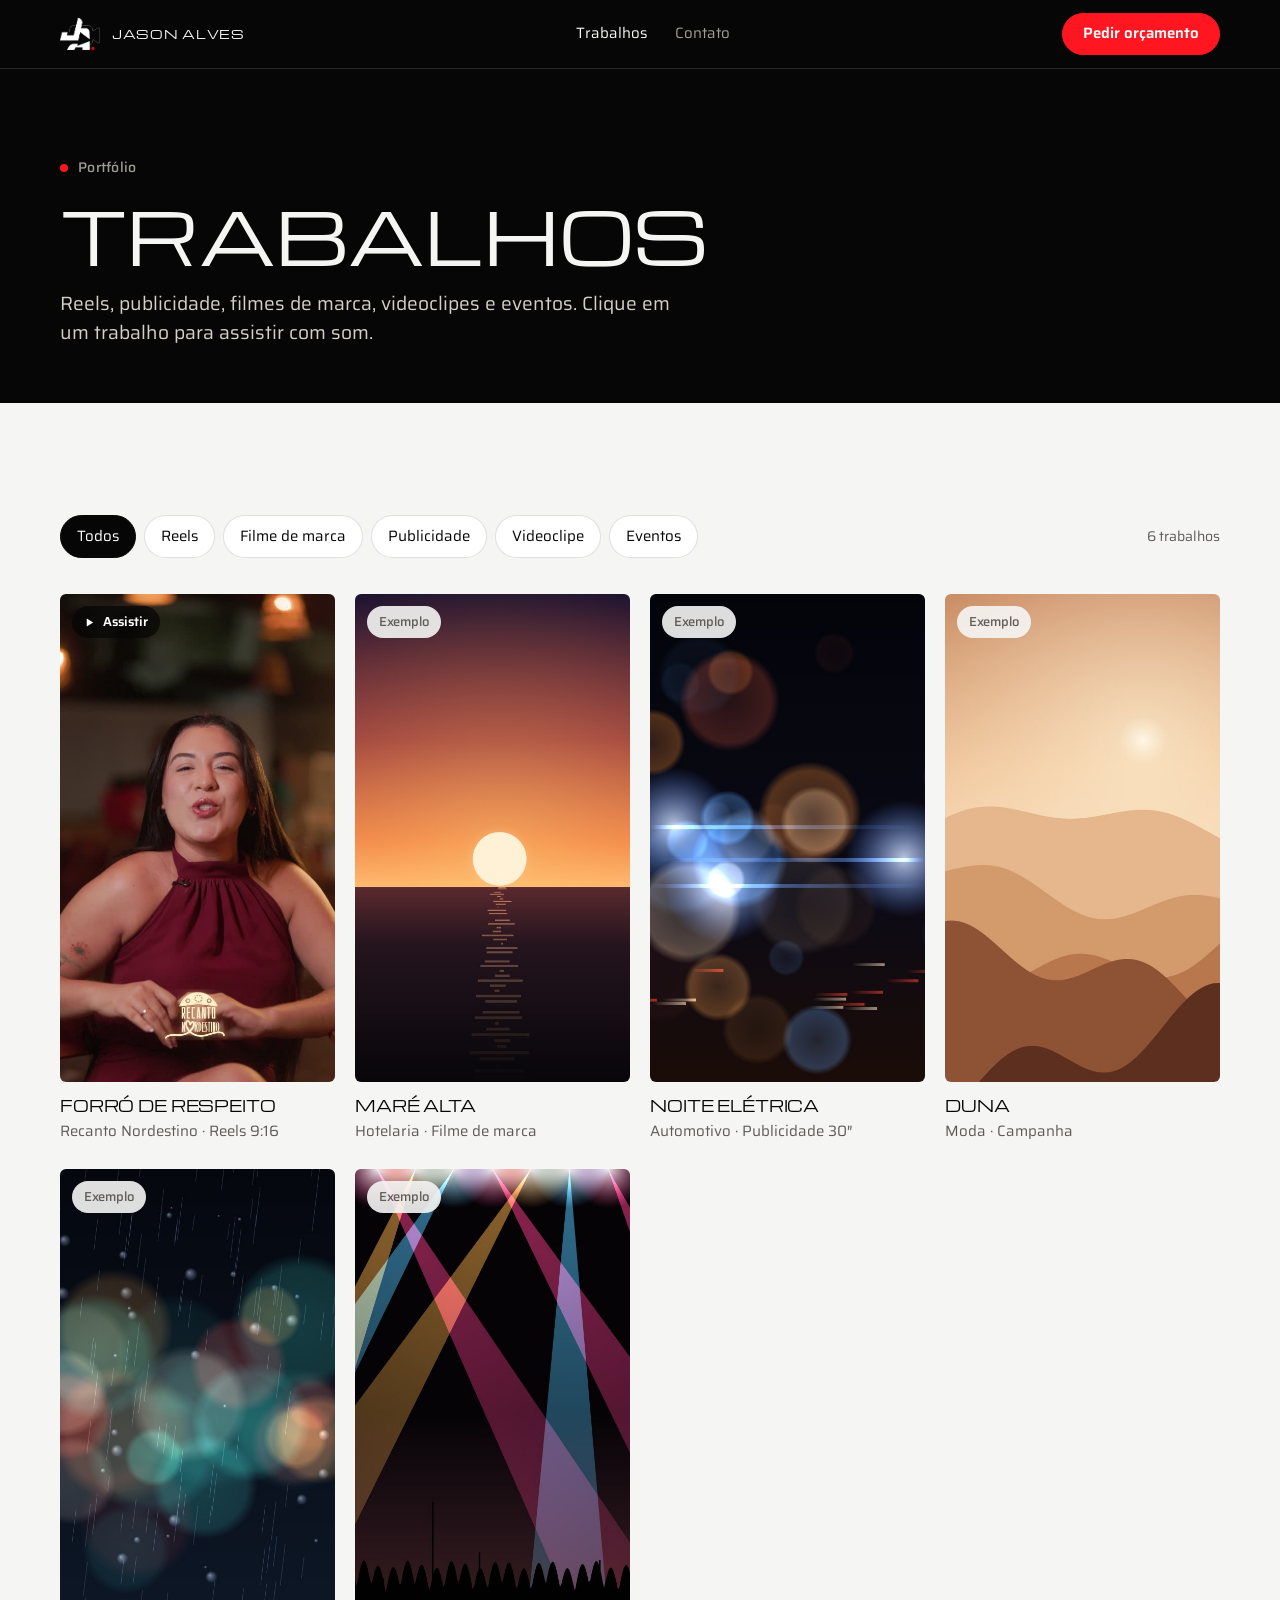
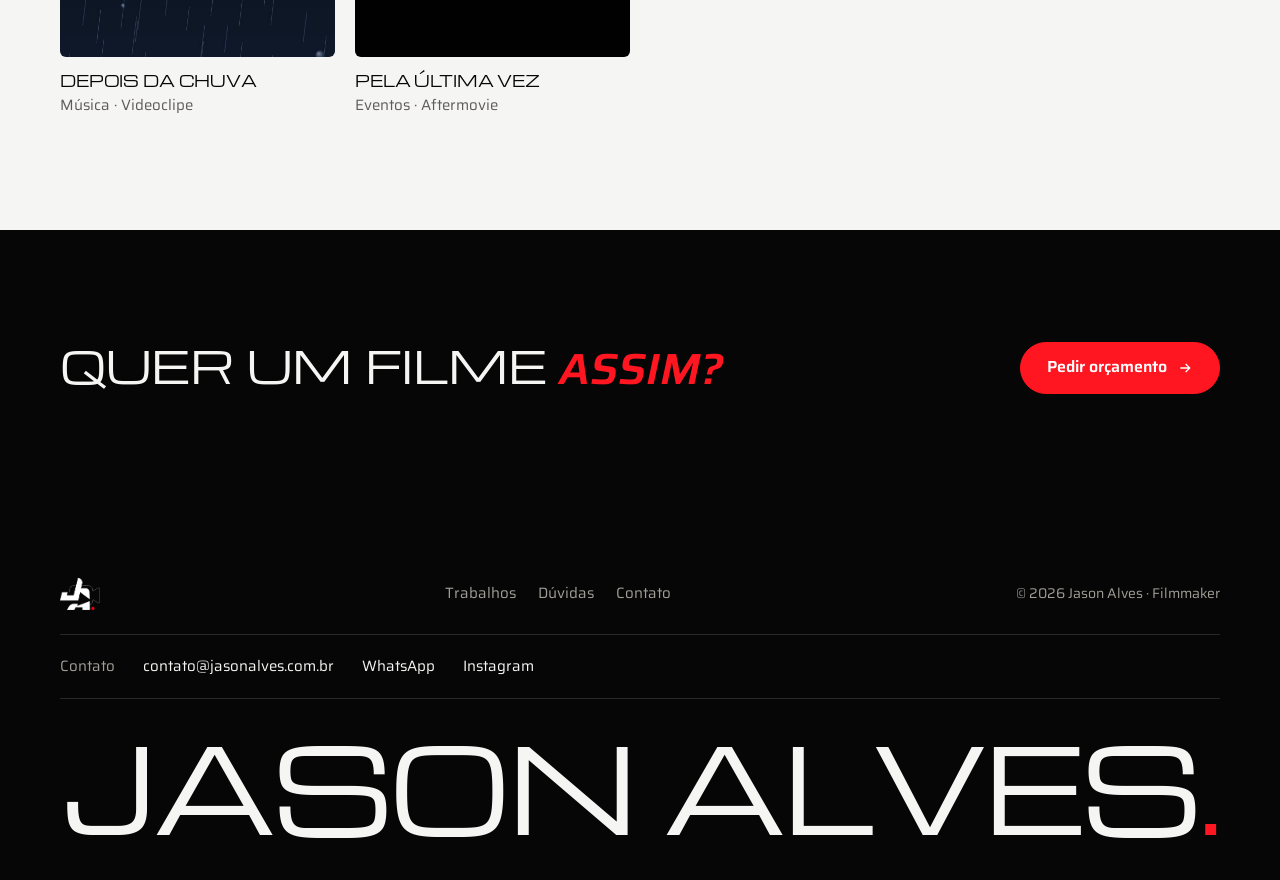
<file: segundo/trabalhos.html>
<!doctype html>
<html lang="pt-BR">
<head>
<meta charset="utf-8">
<meta name="viewport" content="width=device-width, initial-scale=1, viewport-fit=cover">
<title>Trabalhos · Jason Alves</title>
<meta name="description" content="Portfólio de Jason Alves: reels, publicidade, filmes de marca, videoclipes e eventos.">
<meta name="theme-color" content="#060606">
<link rel="icon" type="image/png" href="/segundo/media/logo-dark.png">
<meta property="og:type" content="website">
<meta property="og:title" content="Jason Alves · Filmmaker">
<meta property="og:description" content="Publicidade, reels, filmes de marca e videoclipes.">
<meta property="og:image" content="/segundo/media/recanto-poster.jpg">
<meta name="twitter:card" content="summary_large_image">
<link rel="preconnect" href="https://fonts.googleapis.com">
<link rel="preconnect" href="https://fonts.gstatic.com" crossorigin>
<link rel="stylesheet" href="https://fonts.googleapis.com/css2?family=Michroma&family=Saira:ital,wght@0,400;0,500;0,600;1,500;1,600&display=swap">
<link rel="stylesheet" href="/segundo/assets/site.css">
</head>
<body>

<header class="top">
  <div class="wrap">
    <a class="brand" href="/segundo" aria-label="Jason Alves, início"><img src="/segundo/media/logo-light.png" alt="" width="40" height="32"><span>Jason Alves</span></a>
    <nav class="menu" aria-label="Principal">
      <a href="/segundo/trabalhos" aria-current="page">Trabalhos</a><a href="/segundo/#contato">Contato</a>
    </nav>
    <a class="btn btn-red fx" href="/segundo/#contato">Pedir orçamento</a>
  </div>
</header>

<main>
<section class="page-head dark">
  <div class="wrap">
    <span class="eyebrow"><span class="rec" aria-hidden="true"></span>Portfólio</span>
    <h1>Trabalhos</h1>
    <p class="lead">Reels, publicidade, filmes de marca, videoclipes e eventos. Clique em um trabalho para assistir com som.</p>
  </div>
</section>

<section>
  <div class="wrap">
    <div class="filters-bar">
      <div class="filters" id="filters" role="group" aria-label="Filtrar por tipo"></div>
      <span class="count" id="count" aria-live="polite"></span>
    </div>
    <ul class="portfolio-grid" id="portfolio"></ul>
  </div>
</section>

<section class="cta-band">
  <div class="wrap">
    <h2>Quer um filme <em>assim?</em></h2>
    <a class="btn btn-red fx" href="/segundo/#contato">Pedir orçamento
      <svg viewBox="0 0 24 24" fill="none" stroke="currentColor" stroke-width="2" aria-hidden="true"><path d="M5 12h14M13 6l6 6-6 6"/></svg></a>
  </div>
</section>
</main>

<footer class="foot dark">
  <div class="wrap">
    <div class="foot-top">
      <img src="/segundo/media/logo-light.png" alt="Jason Alves" width="40" height="32">
      <nav aria-label="Rodapé"><a href="/segundo/trabalhos">Trabalhos</a><a href="/segundo/#duvidas">Dúvidas</a><a href="/segundo/#contato">Contato</a></nav>
      <small>© <span id="year">2026</span> Jason Alves · Filmmaker</small>
    </div>
    <div class="foot-contact">
      <span>Contato</span>
      <a href="mailto:contato@jasonalves.com.br">contato@jasonalves.com.br</a>
      <a href="https://wa.me/5511999999999" target="_blank" rel="noopener" data-wa="Olá, Jason! Vim pelo site e quero um orçamento.">WhatsApp</a>
      <a href="https://instagram.com/" target="_blank" rel="noopener">Instagram</a>
    </div>
    <span class="wordmark" id="wordmark" aria-hidden="true">Jason Alves<i>.</i></span>
  </div>
</footer>

<a class="mbar" id="mbar" href="https://wa.me/5511999999999" target="_blank" rel="noopener" data-wa="Olá, Jason! Vim pelo site e quero um orçamento.">
  <svg viewBox="0 0 24 24" fill="none" stroke="currentColor" stroke-width="1.8" stroke-linejoin="round" aria-hidden="true"><path d="M4 20l1.2-3.6A8 8 0 1 1 8 19.2L4 20Z"/><path d="M9 8.6c0 3.3 3 6.4 6.4 6.4l1-1.6-2-1-.9.9c-1-.4-2.4-1.8-2.8-2.8l.9-.9-1-2-1.6 1Z" fill="currentColor" stroke="none"/></svg>
  Pedir orçamento no WhatsApp</a>

<dialog class="player" id="player" aria-label="Player de vídeo">
  <video id="playerVideo" controls playsinline preload="none"></video>
  <div class="player-bar"><span id="playerTitle"></span><button type="button" id="playerClose">Fechar</button></div>
</dialog>

<script src="/segundo/assets/trabalhos.js"></script>
<script src="/segundo/assets/site.js"></script>
</body>
</html>
</file>
<file: assets/site.css>
/* Jason Alves — versão estática. Uma ideia por faixa, leitura de outdoor: o que faz, para quem, como pedir.
   Marca: preto #060606, vermelho #FF1620. Títulos Michroma (no lugar da Conthrax), texto Saira (no lugar da Spantaran). */
:root{
  --ink:#060606; --ink-2:#141414; --paper:#f5f5f4; --white:#ffffff;
  --stone:#5f5c57; --ash:#a19e97; --red:#ff1620;
  --line-dark:rgba(245,245,244,.14); --line-light:rgba(6,6,6,.12);
  --f-display:'Michroma','Eurostile','Arial Black',sans-serif;
  --f-body:'Saira','Helvetica Neue',Arial,sans-serif;
  --max:1240px; --pad:clamp(16px,4vw,40px);
  color-scheme:light;
}
*{box-sizing:border-box}
html{scroll-behavior:smooth;scroll-padding-top:76px;background:var(--ink)}
@media (prefers-reduced-motion:reduce){html{scroll-behavior:auto}}
body{margin:0;background:var(--paper);color:var(--ink);font-family:var(--f-body);font-size:17px;line-height:1.55;-webkit-font-smoothing:antialiased}
img,video{max-width:100%;display:block}
a{color:inherit;text-decoration:none}
button{font:inherit;color:inherit;background:none;border:0;padding:0;cursor:pointer}
:focus-visible{outline:2px solid var(--red);outline-offset:3px}
.wrap{max-width:var(--max);margin-inline:auto;padding-left:max(var(--pad),env(safe-area-inset-left,0px));padding-right:max(var(--pad),env(safe-area-inset-right,0px))}
.dark{background:var(--ink);color:var(--paper)}
.eyebrow{display:flex;align-items:center;gap:10px;font-size:14px;font-weight:500;letter-spacing:.02em;color:var(--ash)}
.rec{width:8px;height:8px;border-radius:50%;background:var(--red);flex:none}
h1,h2,h3{margin:0;font-family:var(--f-display);font-weight:400;text-transform:uppercase;letter-spacing:-.01em;text-wrap:balance}
h2{font-size:clamp(28px,3.6vw,48px);line-height:1.1}
em{font-family:var(--f-body);font-style:italic;font-weight:600;color:var(--red);letter-spacing:0}
.lead{margin:0;font-size:clamp(17px,1.5vw,20px);line-height:1.5;max-width:48ch}
.btn{display:inline-flex;align-items:center;gap:10px;min-height:52px;padding:0 26px;border-radius:100px;font-weight:600;font-size:16px;border:1px solid transparent;transition:background-color .2s,color .2s,border-color .2s}
.btn svg{width:16px;height:16px}
.btn-red{background:var(--red);color:#fff}
.btn-red:hover{background:#d90f18}
.btn-ghost{border-color:currentColor}
.dark .btn-ghost:hover{background:var(--paper);color:var(--ink);border-color:var(--paper)}
.sec-head{display:flex;justify-content:space-between;align-items:flex-end;gap:24px;flex-wrap:wrap;margin-bottom:clamp(28px,4vw,48px)}
.sec-head p{margin:0;max-width:44ch;color:var(--stone)}
.dark .sec-head p{color:var(--ash)}
section{padding-block:clamp(64px,9vw,112px)}

/* Header */
.top{position:sticky;top:0;z-index:20;background:var(--ink);color:var(--paper);border-bottom:1px solid var(--line-dark);padding-top:env(safe-area-inset-top,0px)}
.top .wrap{display:flex;align-items:center;justify-content:space-between;gap:20px;height:68px}
.brand{display:flex;align-items:center;gap:12px;font-family:var(--f-display);font-size:12px;letter-spacing:.06em;text-transform:uppercase}
.brand img{height:32px;width:auto}
.menu{display:flex;gap:28px;font-size:15px}
.menu a{color:var(--ash);transition:color .2s}
.menu a:hover{color:var(--paper)}
.top .btn{min-height:42px;padding:0 20px;font-size:15px}
@media (max-width:820px){.menu{display:none}}
@media (max-width:520px){.brand span{display:none}.top .btn{white-space:nowrap;padding:0 16px;font-size:14px}}

/* Hero: vídeo de fundo esmaecido, nome em destaque */
.hero{position:relative;isolation:isolate;overflow:hidden;min-height:min(calc(100svh - 68px),860px);display:flex;align-items:flex-end;padding-block:clamp(56px,8vw,96px) clamp(40px,5vw,64px)}
.hero>.wrap{width:100%}
.hero-bg{position:absolute;inset:0;z-index:-2;width:100%;height:100%;max-width:none;object-fit:cover;object-position:62% 30%;opacity:.6}
.hero::before{content:"";position:absolute;inset:0;z-index:-1;background:linear-gradient(90deg,rgba(6,6,6,.92) 0%,rgba(6,6,6,.6) 45%,rgba(6,6,6,.15) 100%),linear-gradient(0deg,var(--ink) 0%,rgba(6,6,6,0) 45%),linear-gradient(180deg,rgba(6,6,6,.6) 0%,rgba(6,6,6,0) 22%)}
.hero-name{font-size:clamp(46px,min(8.4vw,15svh),132px);line-height:.92;letter-spacing:-.035em;margin:0}
.hero-name i{font-style:normal;color:var(--red)}
.hero-foot{display:flex;justify-content:space-between;align-items:flex-end;gap:32px;flex-wrap:wrap;margin-top:clamp(24px,3vw,40px);padding-top:clamp(20px,2.4vw,28px);border-top:1px solid var(--line-dark)}
.hero .lead{color:#d4d1ca;max-width:52ch}
.hero .lead strong{display:block;font-weight:500;color:var(--paper);font-size:1.18em;margin-bottom:6px}
.hero .lead em{font-size:1em}
.cta{display:flex;flex-wrap:wrap;gap:12px;margin-top:28px}
.hero-play{display:flex;align-items:center;gap:14px;text-align:left;color:var(--paper)}
.hero-play .ic{width:56px;height:56px;border-radius:50%;border:1px solid rgba(245,245,244,.4);display:grid;place-items:center;transition:background-color .2s,border-color .2s}
.hero-play .ic svg{width:16px;height:16px;margin-left:3px}
.hero-play:hover .ic{background:var(--red);border-color:var(--red)}
.hero-play b{display:block;font-weight:500}
.hero-play small{font-size:14px;color:var(--ash)}
@media (max-width:820px){
  .hero{min-height:calc(100svh - 68px - 72px)}
  .hero-bg{object-position:50% 25%}
  .hero::before{background:linear-gradient(0deg,var(--ink) 0%,rgba(6,6,6,.82) 45%,rgba(6,6,6,.35) 100%)}
  .hero-name{font-size:clamp(46px,15vw,110px)}
  .hero-play{order:-1}
}

/* Works */
.works-grid{display:grid;grid-template-columns:repeat(3,minmax(0,1fr));gap:clamp(16px,2vw,28px);list-style:none;margin:0;padding:0}
.work{display:flex;flex-direction:column;gap:14px}
.work-media{position:relative;display:block;width:100%;aspect-ratio:4/5;border-radius:6px;overflow:hidden;background:#ddd;text-align:left}
.work-media img{width:100%;height:100%;object-fit:cover}
.badge{position:absolute;left:12px;top:12px;display:inline-flex;align-items:center;gap:8px;padding:6px 12px;border-radius:100px;font-size:13px;font-weight:600;background:rgba(6,6,6,.72);color:#fff}
.badge svg{width:11px;height:11px}
.badge.soon{background:rgba(245,245,244,.9);color:var(--stone);font-weight:500}
button.work-media{transition:box-shadow .2s}
button.work-media:hover{box-shadow:0 0 0 3px var(--red)}
.work h3{font-size:15px;line-height:1.3}
.work p{margin:4px 0 0;font-size:15px;color:var(--stone)}
@media (max-width:820px){.works-grid{grid-template-columns:repeat(2,minmax(0,1fr))}}

/* Services */
.svc{list-style:none;margin:0;padding:0;border-top:1px solid var(--line-dark)}
.svc li{display:grid;grid-template-columns:minmax(0,1fr) minmax(0,1.25fr) 150px 150px;gap:clamp(16px,3vw,48px);align-items:center;padding-block:clamp(22px,2.6vw,32px);border-bottom:1px solid var(--line-dark)}
.svc h3{font-size:clamp(18px,1.9vw,26px);line-height:1.2}
.svc p{margin:0;color:#d4d1ca}
.svc span{font-size:14px;color:var(--ash);white-space:nowrap}
.svc .ask{justify-self:end;display:inline-flex;align-items:center;gap:8px;min-height:44px;padding:0 20px;border-radius:100px;background:var(--red);border:1px solid var(--red);color:#fff;font-size:15px;font-weight:600;white-space:nowrap}
.svc .ask svg{width:15px;height:15px}
@media (max-width:820px){.svc li{grid-template-columns:1fr;gap:8px}.svc span{white-space:normal}.svc .ask{justify-self:start;margin-top:8px}}

/* Preenchimento dos botões vermelhos: o branco nasce no ponto onde o mouse entra e recolhe para onde ele sai */
.fx{position:relative;overflow:hidden;isolation:isolate;border-color:var(--red);transition:color .35s}
.fx::before{content:"";position:absolute;z-index:-1;left:var(--x,50%);top:var(--y,50%);width:var(--d,320px);height:var(--d,320px);margin:calc(var(--d,320px) / -2) 0 0 calc(var(--d,320px) / -2);border-radius:50%;background:#fff;transform:scale(0);transition:transform .5s cubic-bezier(.6,0,.2,1);pointer-events:none}
.fx.in::before{transform:scale(1)}
.fx.in{color:var(--red)}
.btn-red.fx:hover{background:var(--red)}
@media (prefers-reduced-motion:reduce){.fx::before{transition:none}}

/* Segments band */
.band{background:var(--red);color:#fff;overflow:hidden;padding-block:clamp(48px,6vw,80px)}
.band-head{display:flex;justify-content:space-between;align-items:baseline;gap:8px 32px;flex-wrap:wrap;margin-bottom:clamp(24px,3vw,40px)}
.band h2{display:flex;align-items:center;gap:12px;font-family:var(--f-body);text-transform:none;font-weight:500;font-size:16px;letter-spacing:.02em}
.band h2 .rec{background:#fff}
.band-head p{margin:0;font-size:15px;color:rgba(255,255,255,.85)}
.seg-row{overflow:hidden;border-block:1px solid rgba(255,255,255,.35)}
.seg-track{display:flex;width:max-content;animation:reel-run 40s linear infinite}
.seg-row:hover .seg-track,.seg-row:focus-within .seg-track{animation-play-state:paused}
.seg-set{display:flex;margin:0;padding:0;list-style:none}
.seg-set li{display:flex;align-items:center}
.seg-set li::after{content:"";width:.22em;height:.22em;margin:0 .55em;border-radius:50%;background:#fff;font-size:clamp(34px,5.4vw,78px)}
.seg-set a{display:block;padding-block:clamp(14px,1.8vw,24px);font-family:var(--f-display);text-transform:uppercase;font-size:clamp(34px,5.4vw,78px);line-height:1.1;letter-spacing:-.02em;white-space:nowrap;transition:color .25s,-webkit-text-stroke-color .25s}
.seg-set li:nth-child(even) a{color:transparent;-webkit-text-stroke:1.5px #fff}
.seg-set a:hover,.seg-set li:nth-child(even) a:hover{color:var(--ink);-webkit-text-stroke-color:var(--ink)}
.seg-set a:focus-visible{outline-color:#fff}
@media (prefers-reduced-motion:reduce){.seg-track{animation:none;width:auto}.seg-set{flex-wrap:wrap;padding-inline:var(--pad)}.seg-set[aria-hidden="true"]{display:none}}

/* Contact */
.contact .wrap{display:grid;grid-template-columns:minmax(0,1fr) minmax(0,1.2fr);gap:clamp(40px,6vw,96px)}
.contact h2{font-size:clamp(36px,5vw,72px);line-height:1.05;margin-bottom:20px}
.contact .lead{color:var(--stone)}
.mail-row{display:flex;align-items:center;flex-wrap:wrap;gap:12px 18px;margin-top:28px}
.mail{font-size:clamp(20px,2vw,26px);font-weight:500;user-select:all;word-break:break-word}
.copy{font-size:15px;border-bottom:1px solid currentColor}
.socials{list-style:none;margin:32px 0 0;padding:0;border-top:1px solid var(--line-light)}
.socials a{display:grid;grid-template-columns:auto minmax(0,1fr) auto;align-items:center;gap:14px;padding:14px 2px;border-bottom:1px solid var(--line-light);transition:color .2s}
.socials a:hover{color:var(--red)}
.socials .ic{width:40px;height:40px;border-radius:50%;border:1px solid var(--line-light);display:grid;place-items:center}
.socials .ic svg{width:18px;height:18px}
.socials b{font-weight:500}
.socials small{display:block;font-size:14px;color:var(--stone)}
.socials .arr{width:18px;height:18px}
/* Briefing em forma de frase: o que a pessoa escreve já é a mensagem */
.sr{position:absolute;width:1px;height:1px;overflow:hidden;clip:rect(0 0 0 0);white-space:nowrap}
form.brief{align-self:start;background:var(--ink);color:var(--paper);border-radius:14px;padding:clamp(22px,3vw,40px);display:flex;flex-direction:column;gap:clamp(22px,2.6vw,32px)}
.brief-bar{display:flex;justify-content:space-between;gap:12px;padding-bottom:16px;border-bottom:1px solid var(--line-dark);font-size:13px;color:var(--ash);letter-spacing:.04em;text-transform:uppercase}
.brief-bar span:first-child{display:flex;align-items:center;gap:8px;color:var(--paper)}
.brief-bar .rec{animation:blink 1.6s steps(2,start) infinite}
@keyframes blink{to{visibility:hidden}}
@media (prefers-reduced-motion:reduce){.brief-bar .rec{animation:none}}
.madlib{margin:0;font-size:clamp(22px,2.3vw,32px);line-height:1.75;font-weight:400;color:#d4d1ca}
.madlib input,.madlib select{font:inherit;font-weight:500;color:var(--paper);background:transparent;border:0;border-bottom:2px solid rgba(245,245,244,.3);border-radius:0;padding:0 2px;margin:0 2px;line-height:1.2;max-width:100%;field-sizing:content;min-width:4ch;transition:border-color .2s}
.madlib input::placeholder{color:#6f6c66}
.madlib input:focus,.madlib select:focus{outline:none;border-bottom-color:var(--red)}
.madlib input:not(:placeholder-shown){border-bottom-color:var(--red)}
.sel{position:relative;display:inline-block;max-width:100%}
.madlib select{appearance:none;-webkit-appearance:none;cursor:pointer;border-bottom-color:var(--red);padding-right:1.1em;color:var(--paper)}
.madlib select option{background:var(--ink);color:var(--paper);font-size:17px}
.sel::after{content:"";position:absolute;right:.2em;top:50%;width:.32em;height:.32em;border-right:2px solid var(--red);border-bottom:2px solid var(--red);transform:translateY(-70%) rotate(45deg);pointer-events:none}
.idea{display:flex;flex-direction:column;gap:10px}
.idea span{font-size:14px;color:var(--ash)}
.idea textarea{font:inherit;font-size:17px;color:var(--paper);background:var(--ink-2);border:1px solid var(--line-dark);border-radius:10px;padding:14px 16px;resize:vertical;min-height:110px;transition:border-color .2s}
.idea textarea::placeholder{color:#6f6c66}
.idea textarea:focus{outline:none;border-color:var(--red)}
.brief-send{display:flex;align-items:center;flex-wrap:wrap;gap:12px 20px}
.brief .note{margin:0;font-size:14px;color:var(--ash)}
@media (max-width:820px){.contact .wrap{grid-template-columns:1fr}}

/* FAQ */
.faq .wrap{display:grid;grid-template-columns:minmax(0,.8fr) minmax(0,1.2fr);gap:clamp(32px,6vw,96px);align-items:start}
.faq .sec-head{margin:0}
.faq .sec-head p{margin-top:16px}
.qa{border-top:1px solid var(--line-dark)}
.qa details{border-bottom:1px solid var(--line-dark)}
.qa summary{display:flex;justify-content:space-between;align-items:center;gap:20px;padding:22px 0;cursor:pointer;list-style:none;font-size:clamp(17px,1.5vw,20px);font-weight:500}
.qa summary::-webkit-details-marker{display:none}
.qa summary::after{content:"+";flex:none;width:32px;height:32px;border-radius:50%;border:1px solid var(--line-dark);display:grid;place-items:center;font-size:20px;line-height:1;color:var(--paper)}
.qa details[open] summary::after{content:"−";background:var(--red);border-color:var(--red)}
.qa details p{margin:0 0 22px;max-width:60ch;color:#d4d1ca}
@media (max-width:820px){.faq .wrap{grid-template-columns:1fr}}

/* Mobile WhatsApp bar */
.mbar{display:none}
@media (max-width:820px){
  body{padding-bottom:calc(72px + env(safe-area-inset-bottom,0px))}
  .mbar{position:fixed;left:0;right:0;bottom:0;z-index:30;display:flex;align-items:center;justify-content:center;gap:10px;min-height:60px;padding:8px max(16px,env(safe-area-inset-left,0px)) calc(8px + env(safe-area-inset-bottom,0px)) max(16px,env(safe-area-inset-right,0px));background:var(--red);color:#fff;font-weight:600;font-size:16px}
  .mbar svg{width:20px;height:20px}
  .mbar[hidden]{display:none}
}

/* Footer */
.foot{padding-block:clamp(48px,6vw,72px) calc(clamp(24px,4vw,48px) + env(safe-area-inset-bottom,0px));overflow:hidden}
.foot-top{display:flex;justify-content:space-between;align-items:center;gap:20px;flex-wrap:wrap;padding-bottom:24px;border-bottom:1px solid var(--line-dark)}
.foot-top img{height:32px;width:auto}
.foot-top nav{display:flex;gap:22px;flex-wrap:wrap;font-size:15px;color:var(--ash)}
.foot-top nav a:hover{color:var(--paper)}
.foot-top small{font-size:14px;color:var(--ash)}
.foot-contact{display:flex;flex-wrap:wrap;gap:10px 28px;padding-block:20px;border-bottom:1px solid var(--line-dark);font-size:15px}
.foot-contact a{color:var(--paper)}
.foot-contact a:hover{color:var(--red)}
.foot-contact span{color:var(--ash)}
.wordmark{display:block;margin-top:clamp(20px,3vw,36px);margin-bottom:0;font-family:var(--f-display);text-transform:uppercase;white-space:nowrap;line-height:.84;letter-spacing:-.035em;font-size:12vw}
.wordmark i{font-style:normal;color:var(--red)}

/* Player */
dialog.player{width:min(92vw,520px);max-height:92vh;padding:0;border:0;border-radius:10px;background:#000;color:#fff;overflow:hidden}
dialog.player::backdrop{background:rgba(6,6,6,.86)}
.player video{width:100%;max-height:calc(92vh - 56px);aspect-ratio:9/16;object-fit:contain;background:#000}
.player-bar{display:flex;justify-content:space-between;align-items:center;gap:12px;height:56px;padding:0 16px;font-size:15px}
.player-bar button{border-bottom:1px solid currentColor}

/* ---------- Cards com vídeo (home e portfólio) ---------- */
.work-media video,.work-media img{width:100%;height:100%;object-fit:cover}
.work-info h3{font-size:15px;line-height:1.3}
.work-info p{margin:4px 0 0;font-size:15px;color:var(--stone)}
.btn-dark{background:var(--ink);color:var(--paper)}
.btn-dark:hover{background:var(--red)}

/* ---------- Home: duas linhas de trabalhos rodando ---------- */
.reels-home{overflow:hidden}
.reel-rows{display:grid;gap:clamp(14px,1.6vw,22px)}
.reel-row{overflow:hidden;-webkit-mask:linear-gradient(90deg,transparent,#000 6%,#000 94%,transparent);mask:linear-gradient(90deg,transparent,#000 6%,#000 94%,transparent)}
.reel-track{display:flex;width:max-content;animation:reel-run 72s linear infinite}
.reel-row.rev .reel-track{animation-direction:reverse;animation-duration:42s}
.reel-row:hover .reel-track,.reel-row:focus-within .reel-track{animation-play-state:paused}
@keyframes reel-run{to{transform:translateX(-50%)}}
.reel-set{display:flex;gap:clamp(14px,1.6vw,22px);margin:0;padding:0 clamp(14px,1.6vw,22px) 0 0;list-style:none}
.reel-set .work{width:clamp(170px,18vw,260px);flex:none;gap:10px}
.reel-set .work-media{aspect-ratio:9/16}
.reel-set .work-info h3{font-size:13px}
.reel-set .work-info p{font-size:13px}
.reels-more{margin-top:clamp(28px,4vw,44px)}
@media (prefers-reduced-motion:reduce){
  .reel-track{animation:none}
  .reel-row{overflow-x:auto;-webkit-mask:none;mask:none}
  .reel-set[aria-hidden="true"]{display:none}
}

/* ---------- Página /trabalhos ---------- */
.page-head{padding-block:clamp(48px,7vw,88px) clamp(36px,5vw,56px)}
.page-head h1{font-size:clamp(36px,5.6vw,80px);line-height:1.04;margin:18px 0 18px}
.page-head .lead{color:#d4d1ca}
.filters-bar{display:flex;justify-content:space-between;align-items:center;gap:16px;flex-wrap:wrap;margin-bottom:clamp(24px,3vw,36px)}
.filters{display:flex;flex-wrap:wrap;gap:8px}
.filter{border:1px solid var(--line-light);background:var(--white);border-radius:100px;padding:9px 16px;font-size:15px;transition:background-color .2s,color .2s,border-color .2s}
.filter:hover{border-color:var(--ink)}
.filter.on{background:var(--ink);color:#fff;border-color:var(--ink)}
.count{font-size:14px;color:var(--stone)}
.portfolio-grid{display:grid;grid-template-columns:repeat(4,minmax(0,1fr));gap:clamp(16px,2vw,28px) clamp(14px,1.6vw,24px);list-style:none;margin:0;padding:0}
.portfolio-grid .work-media{aspect-ratio:9/16}
.portfolio-grid .work[hidden]{display:none}
@media (max-width:1000px){.portfolio-grid{grid-template-columns:repeat(3,minmax(0,1fr))}}
@media (max-width:700px){.portfolio-grid{grid-template-columns:repeat(2,minmax(0,1fr))}}
.cta-band{background:var(--ink);color:var(--paper)}
.cta-band .wrap{display:flex;justify-content:space-between;align-items:center;gap:24px;flex-wrap:wrap}
.cta-band h2{font-size:clamp(26px,3.4vw,46px)}
.menu a[aria-current="page"]{color:var(--paper)}
</file>
<file: segundo/assets/site.css>
/* Jason Alves — versão estática. Uma ideia por faixa, leitura de outdoor: o que faz, para quem, como pedir.
   Marca: preto #060606, vermelho #FF1620. Títulos Michroma (no lugar da Conthrax), texto Saira (no lugar da Spantaran). */
:root{
  --ink:#060606; --ink-2:#141414; --paper:#f5f5f4; --white:#ffffff;
  --stone:#5f5c57; --ash:#a19e97; --red:#ff1620;
  --line-dark:rgba(245,245,244,.14); --line-light:rgba(6,6,6,.12);
  --f-display:'Michroma','Eurostile','Arial Black',sans-serif;
  --f-body:'Saira','Helvetica Neue',Arial,sans-serif;
  --max:1240px; --pad:clamp(16px,4vw,40px);
  color-scheme:light;
}
*{box-sizing:border-box}
html{scroll-behavior:smooth;scroll-padding-top:76px;background:var(--ink)}
@media (prefers-reduced-motion:reduce){html{scroll-behavior:auto}}
body{margin:0;background:var(--paper);color:var(--ink);font-family:var(--f-body);font-size:17px;line-height:1.55;-webkit-font-smoothing:antialiased}
img,video{max-width:100%;display:block}
a{color:inherit;text-decoration:none}
button{font:inherit;color:inherit;background:none;border:0;padding:0;cursor:pointer}
:focus-visible{outline:2px solid var(--red);outline-offset:3px}
.wrap{max-width:var(--max);margin-inline:auto;padding-left:max(var(--pad),env(safe-area-inset-left,0px));padding-right:max(var(--pad),env(safe-area-inset-right,0px))}
.dark{background:var(--ink);color:var(--paper)}
.eyebrow{display:flex;align-items:center;gap:10px;font-size:14px;font-weight:500;letter-spacing:.02em;color:var(--ash)}
.rec{width:8px;height:8px;border-radius:50%;background:var(--red);flex:none}
h1,h2,h3{margin:0;font-family:var(--f-display);font-weight:400;text-transform:uppercase;letter-spacing:-.01em;text-wrap:balance}
h2{font-size:clamp(28px,3.6vw,48px);line-height:1.1}
em{font-family:var(--f-body);font-style:italic;font-weight:600;color:var(--red);letter-spacing:0}
.lead{margin:0;font-size:clamp(17px,1.5vw,20px);line-height:1.5;max-width:48ch}
.btn{display:inline-flex;align-items:center;gap:10px;min-height:52px;padding:0 26px;border-radius:100px;font-weight:600;font-size:16px;border:1px solid transparent;transition:background-color .2s,color .2s,border-color .2s}
.btn svg{width:16px;height:16px}
.btn-red{background:var(--red);color:#fff}
.btn-red:hover{background:#d90f18}
.btn-ghost{border-color:currentColor}
.dark .btn-ghost:hover{background:var(--paper);color:var(--ink);border-color:var(--paper)}
.sec-head{display:flex;justify-content:space-between;align-items:flex-end;gap:24px;flex-wrap:wrap;margin-bottom:clamp(28px,4vw,48px)}
.sec-head p{margin:0;max-width:44ch;color:var(--stone)}
.dark .sec-head p{color:var(--ash)}
section{padding-block:clamp(64px,9vw,112px)}

/* Header */
.top{position:sticky;top:0;z-index:20;background:var(--ink);color:var(--paper);border-bottom:1px solid var(--line-dark);padding-top:env(safe-area-inset-top,0px)}
.top .wrap{display:flex;align-items:center;justify-content:space-between;gap:20px;height:68px}
.brand{display:flex;align-items:center;gap:12px;font-family:var(--f-display);font-size:12px;letter-spacing:.06em;text-transform:uppercase}
.brand img{height:32px;width:auto}
.menu{display:flex;gap:28px;font-size:15px}
.menu a{color:var(--ash);transition:color .2s}
.menu a:hover{color:var(--paper)}
.top .btn{min-height:42px;padding:0 20px;font-size:15px}
@media (max-width:820px){.menu{display:none}}
@media (max-width:520px){.brand span{display:none}.top .btn{white-space:nowrap;padding:0 16px;font-size:14px}}

/* Hero: vídeo de fundo esmaecido, nome em destaque */
.hero{position:relative;isolation:isolate;overflow:hidden;min-height:min(calc(100svh - 68px),860px);display:flex;align-items:flex-end;padding-block:clamp(56px,8vw,96px) clamp(40px,5vw,64px)}
.hero>.wrap{width:100%}
.hero-bg{position:absolute;inset:0;z-index:-2;width:100%;height:100%;max-width:none;object-fit:cover;object-position:62% 30%;opacity:.6}
.hero::before{content:"";position:absolute;inset:0;z-index:-1;background:linear-gradient(90deg,rgba(6,6,6,.92) 0%,rgba(6,6,6,.6) 45%,rgba(6,6,6,.15) 100%),linear-gradient(0deg,var(--ink) 0%,rgba(6,6,6,0) 45%),linear-gradient(180deg,rgba(6,6,6,.6) 0%,rgba(6,6,6,0) 22%)}
.hero-name{font-size:clamp(46px,min(8.4vw,15svh),132px);line-height:.92;letter-spacing:-.035em;margin:0}
.hero-name i{font-style:normal;color:var(--red)}
.hero-foot{display:flex;justify-content:space-between;align-items:flex-end;gap:32px;flex-wrap:wrap;margin-top:clamp(24px,3vw,40px);padding-top:clamp(20px,2.4vw,28px);border-top:1px solid var(--line-dark)}
.hero .lead{color:#d4d1ca;max-width:52ch}
.hero .lead strong{display:block;font-weight:500;color:var(--paper);font-size:1.18em;margin-bottom:6px}
.hero .lead em{font-size:1em}
.cta{display:flex;flex-wrap:wrap;gap:12px;margin-top:28px}
.hero-play{display:flex;align-items:center;gap:14px;text-align:left;color:var(--paper)}
.hero-play .ic{width:56px;height:56px;border-radius:50%;border:1px solid rgba(245,245,244,.4);display:grid;place-items:center;transition:background-color .2s,border-color .2s}
.hero-play .ic svg{width:16px;height:16px;margin-left:3px}
.hero-play:hover .ic{background:var(--red);border-color:var(--red)}
.hero-play b{display:block;font-weight:500}
.hero-play small{font-size:14px;color:var(--ash)}
@media (max-width:820px){
  .hero{min-height:calc(100svh - 68px - 72px)}
  .hero-bg{object-position:50% 25%}
  .hero::before{background:linear-gradient(0deg,var(--ink) 0%,rgba(6,6,6,.82) 45%,rgba(6,6,6,.35) 100%)}
  .hero-name{font-size:clamp(46px,15vw,110px)}
  .hero-play{order:-1}
}

/* Works */
.works-grid{display:grid;grid-template-columns:repeat(3,minmax(0,1fr));gap:clamp(16px,2vw,28px);list-style:none;margin:0;padding:0}
.work{display:flex;flex-direction:column;gap:14px}
.work-media{position:relative;display:block;width:100%;aspect-ratio:4/5;border-radius:6px;overflow:hidden;background:#ddd;text-align:left}
.work-media img{width:100%;height:100%;object-fit:cover}
.badge{position:absolute;left:12px;top:12px;display:inline-flex;align-items:center;gap:8px;padding:6px 12px;border-radius:100px;font-size:13px;font-weight:600;background:rgba(6,6,6,.72);color:#fff}
.badge svg{width:11px;height:11px}
.badge.soon{background:rgba(245,245,244,.9);color:var(--stone);font-weight:500}
button.work-media{transition:box-shadow .2s}
button.work-media:hover{box-shadow:0 0 0 3px var(--red)}
.work h3{font-size:15px;line-height:1.3}
.work p{margin:4px 0 0;font-size:15px;color:var(--stone)}
@media (max-width:820px){.works-grid{grid-template-columns:repeat(2,minmax(0,1fr))}}

/* Services */
.svc{list-style:none;margin:0;padding:0;border-top:1px solid var(--line-dark)}
.svc li{display:grid;grid-template-columns:minmax(0,1fr) minmax(0,1.25fr) 150px 150px;gap:clamp(16px,3vw,48px);align-items:center;padding-block:clamp(22px,2.6vw,32px);border-bottom:1px solid var(--line-dark)}
.svc h3{font-size:clamp(18px,1.9vw,26px);line-height:1.2}
.svc p{margin:0;color:#d4d1ca}
.svc span{font-size:14px;color:var(--ash);white-space:nowrap}
.svc .ask{justify-self:end;display:inline-flex;align-items:center;gap:8px;min-height:44px;padding:0 20px;border-radius:100px;background:var(--red);border:1px solid var(--red);color:#fff;font-size:15px;font-weight:600;white-space:nowrap}
.svc .ask svg{width:15px;height:15px}
@media (max-width:820px){.svc li{grid-template-columns:1fr;gap:8px}.svc span{white-space:normal}.svc .ask{justify-self:start;margin-top:8px}}

/* Preenchimento dos botões vermelhos: o branco nasce no ponto onde o mouse entra e recolhe para onde ele sai */
.fx{position:relative;overflow:hidden;isolation:isolate;border-color:var(--red);transition:color .35s}
.fx::before{content:"";position:absolute;z-index:-1;left:var(--x,50%);top:var(--y,50%);width:var(--d,320px);height:var(--d,320px);margin:calc(var(--d,320px) / -2) 0 0 calc(var(--d,320px) / -2);border-radius:50%;background:#fff;transform:scale(0);transition:transform .5s cubic-bezier(.6,0,.2,1);pointer-events:none}
.fx.in::before{transform:scale(1)}
.fx.in{color:var(--red)}
.btn-red.fx:hover{background:var(--red)}
@media (prefers-reduced-motion:reduce){.fx::before{transition:none}}

/* Segments band */
.band{background:var(--red);color:#fff;overflow:hidden;padding-block:clamp(48px,6vw,80px)}
.band-head{display:flex;justify-content:space-between;align-items:baseline;gap:8px 32px;flex-wrap:wrap;margin-bottom:clamp(24px,3vw,40px)}
.band h2{display:flex;align-items:center;gap:12px;font-family:var(--f-body);text-transform:none;font-weight:500;font-size:16px;letter-spacing:.02em}
.band h2 .rec{background:#fff}
.band-head p{margin:0;font-size:15px;color:rgba(255,255,255,.85)}
.seg-row{overflow:hidden;border-block:1px solid rgba(255,255,255,.35)}
.seg-track{display:flex;width:max-content;animation:reel-run 40s linear infinite}
.seg-row:hover .seg-track,.seg-row:focus-within .seg-track{animation-play-state:paused}
.seg-set{display:flex;margin:0;padding:0;list-style:none}
.seg-set li{display:flex;align-items:center}
.seg-set li::after{content:"";width:.22em;height:.22em;margin:0 .55em;border-radius:50%;background:#fff;font-size:clamp(34px,5.4vw,78px)}
.seg-set a{display:block;padding-block:clamp(14px,1.8vw,24px);font-family:var(--f-display);text-transform:uppercase;font-size:clamp(34px,5.4vw,78px);line-height:1.1;letter-spacing:-.02em;white-space:nowrap;transition:color .25s,-webkit-text-stroke-color .25s}
.seg-set li:nth-child(even) a{color:transparent;-webkit-text-stroke:1.5px #fff}
.seg-set a:hover,.seg-set li:nth-child(even) a:hover{color:var(--ink);-webkit-text-stroke-color:var(--ink)}
.seg-set a:focus-visible{outline-color:#fff}
@media (prefers-reduced-motion:reduce){.seg-track{animation:none;width:auto}.seg-set{flex-wrap:wrap;padding-inline:var(--pad)}.seg-set[aria-hidden="true"]{display:none}}

/* Contact */
.contact .wrap{display:grid;grid-template-columns:minmax(0,1fr) minmax(0,1.2fr);gap:clamp(40px,6vw,96px)}
.contact h2{font-size:clamp(36px,5vw,72px);line-height:1.05;margin-bottom:20px}
.contact .lead{color:var(--stone)}
.mail-row{display:flex;align-items:center;flex-wrap:wrap;gap:12px 18px;margin-top:28px}
.mail{font-size:clamp(20px,2vw,26px);font-weight:500;user-select:all;word-break:break-word}
.copy{font-size:15px;border-bottom:1px solid currentColor}
.socials{list-style:none;margin:32px 0 0;padding:0;border-top:1px solid var(--line-light)}
.socials a{display:grid;grid-template-columns:auto minmax(0,1fr) auto;align-items:center;gap:14px;padding:14px 2px;border-bottom:1px solid var(--line-light);transition:color .2s}
.socials a:hover{color:var(--red)}
.socials .ic{width:40px;height:40px;border-radius:50%;border:1px solid var(--line-light);display:grid;place-items:center}
.socials .ic svg{width:18px;height:18px}
.socials b{font-weight:500}
.socials small{display:block;font-size:14px;color:var(--stone)}
.socials .arr{width:18px;height:18px}
/* Briefing em forma de frase: o que a pessoa escreve já é a mensagem */
.sr{position:absolute;width:1px;height:1px;overflow:hidden;clip:rect(0 0 0 0);white-space:nowrap}
form.brief{align-self:start;background:var(--ink);color:var(--paper);border-radius:14px;padding:clamp(22px,3vw,40px);display:flex;flex-direction:column;gap:clamp(22px,2.6vw,32px)}
.brief-bar{display:flex;justify-content:space-between;gap:12px;padding-bottom:16px;border-bottom:1px solid var(--line-dark);font-size:13px;color:var(--ash);letter-spacing:.04em;text-transform:uppercase}
.brief-bar span:first-child{display:flex;align-items:center;gap:8px;color:var(--paper)}
.brief-bar .rec{animation:blink 1.6s steps(2,start) infinite}
@keyframes blink{to{visibility:hidden}}
@media (prefers-reduced-motion:reduce){.brief-bar .rec{animation:none}}
.madlib{margin:0;font-size:clamp(22px,2.3vw,32px);line-height:1.75;font-weight:400;color:#d4d1ca}
.madlib input,.madlib select{font:inherit;font-weight:500;color:var(--paper);background:transparent;border:0;border-bottom:2px solid rgba(245,245,244,.3);border-radius:0;padding:0 2px;margin:0 2px;line-height:1.2;max-width:100%;field-sizing:content;min-width:4ch;transition:border-color .2s}
.madlib input::placeholder{color:#6f6c66}
.madlib input:focus,.madlib select:focus{outline:none;border-bottom-color:var(--red)}
.madlib input:not(:placeholder-shown){border-bottom-color:var(--red)}
.sel{position:relative;display:inline-block;max-width:100%}
.madlib select{appearance:none;-webkit-appearance:none;cursor:pointer;border-bottom-color:var(--red);padding-right:1.1em;color:var(--paper)}
.madlib select option{background:var(--ink);color:var(--paper);font-size:17px}
.sel::after{content:"";position:absolute;right:.2em;top:50%;width:.32em;height:.32em;border-right:2px solid var(--red);border-bottom:2px solid var(--red);transform:translateY(-70%) rotate(45deg);pointer-events:none}
.idea{display:flex;flex-direction:column;gap:10px}
.idea span{font-size:14px;color:var(--ash)}
.idea textarea{font:inherit;font-size:17px;color:var(--paper);background:var(--ink-2);border:1px solid var(--line-dark);border-radius:10px;padding:14px 16px;resize:vertical;min-height:110px;transition:border-color .2s}
.idea textarea::placeholder{color:#6f6c66}
.idea textarea:focus{outline:none;border-color:var(--red)}
.brief-send{display:flex;align-items:center;flex-wrap:wrap;gap:12px 20px}
.brief .note{margin:0;font-size:14px;color:var(--ash)}
@media (max-width:820px){.contact .wrap{grid-template-columns:1fr}}

/* FAQ */
.faq .wrap{display:grid;grid-template-columns:minmax(0,.8fr) minmax(0,1.2fr);gap:clamp(32px,6vw,96px);align-items:start}
.faq .sec-head{margin:0}
.faq .sec-head p{margin-top:16px}
.qa{border-top:1px solid var(--line-dark)}
.qa details{border-bottom:1px solid var(--line-dark)}
.qa summary{display:flex;justify-content:space-between;align-items:center;gap:20px;padding:22px 0;cursor:pointer;list-style:none;font-size:clamp(17px,1.5vw,20px);font-weight:500}
.qa summary::-webkit-details-marker{display:none}
.qa summary::after{content:"+";flex:none;width:32px;height:32px;border-radius:50%;border:1px solid var(--line-dark);display:grid;place-items:center;font-size:20px;line-height:1;color:var(--paper)}
.qa details[open] summary::after{content:"−";background:var(--red);border-color:var(--red)}
.qa details p{margin:0 0 22px;max-width:60ch;color:#d4d1ca}
@media (max-width:820px){.faq .wrap{grid-template-columns:1fr}}

/* Mobile WhatsApp bar */
.mbar{display:none}
@media (max-width:820px){
  body{padding-bottom:calc(72px + env(safe-area-inset-bottom,0px))}
  .mbar{position:fixed;left:0;right:0;bottom:0;z-index:30;display:flex;align-items:center;justify-content:center;gap:10px;min-height:60px;padding:8px max(16px,env(safe-area-inset-left,0px)) calc(8px + env(safe-area-inset-bottom,0px)) max(16px,env(safe-area-inset-right,0px));background:var(--red);color:#fff;font-weight:600;font-size:16px}
  .mbar svg{width:20px;height:20px}
  .mbar[hidden]{display:none}
}

/* Footer */
.foot{padding-block:clamp(48px,6vw,72px) calc(clamp(24px,4vw,48px) + env(safe-area-inset-bottom,0px));overflow:hidden}
.foot-top{display:flex;justify-content:space-between;align-items:center;gap:20px;flex-wrap:wrap;padding-bottom:24px;border-bottom:1px solid var(--line-dark)}
.foot-top img{height:32px;width:auto}
.foot-top nav{display:flex;gap:22px;flex-wrap:wrap;font-size:15px;color:var(--ash)}
.foot-top nav a:hover{color:var(--paper)}
.foot-top small{font-size:14px;color:var(--ash)}
.foot-contact{display:flex;flex-wrap:wrap;gap:10px 28px;padding-block:20px;border-bottom:1px solid var(--line-dark);font-size:15px}
.foot-contact a{color:var(--paper)}
.foot-contact a:hover{color:var(--red)}
.foot-contact span{color:var(--ash)}
.wordmark{display:block;margin-top:clamp(20px,3vw,36px);margin-bottom:0;font-family:var(--f-display);text-transform:uppercase;white-space:nowrap;line-height:.84;letter-spacing:-.035em;font-size:12vw}
.wordmark i{font-style:normal;color:var(--red)}

/* Player */
dialog.player{width:min(92vw,520px);max-height:92vh;padding:0;border:0;border-radius:10px;background:#000;color:#fff;overflow:hidden}
dialog.player::backdrop{background:rgba(6,6,6,.86)}
.player video{width:100%;max-height:calc(92vh - 56px);aspect-ratio:9/16;object-fit:contain;background:#000}
.player-bar{display:flex;justify-content:space-between;align-items:center;gap:12px;height:56px;padding:0 16px;font-size:15px}
.player-bar button{border-bottom:1px solid currentColor}

/* ---------- Cards com vídeo (home e portfólio) ---------- */
.work-media video,.work-media img{width:100%;height:100%;object-fit:cover}
.work-info h3{font-size:15px;line-height:1.3}
.work-info p{margin:4px 0 0;font-size:15px;color:var(--stone)}
.btn-dark{background:var(--ink);color:var(--paper)}
.btn-dark:hover{background:var(--red)}

/* ---------- Home: duas linhas de trabalhos rodando ---------- */
.reels-home{overflow:hidden}
.reel-rows{display:grid;gap:clamp(14px,1.6vw,22px)}
.reel-row{overflow:hidden;-webkit-mask:linear-gradient(90deg,transparent,#000 6%,#000 94%,transparent);mask:linear-gradient(90deg,transparent,#000 6%,#000 94%,transparent)}
.reel-track{display:flex;width:max-content;animation:reel-run 72s linear infinite}
.reel-row.rev .reel-track{animation-direction:reverse;animation-duration:42s}
.reel-row:hover .reel-track,.reel-row:focus-within .reel-track{animation-play-state:paused}
@keyframes reel-run{to{transform:translateX(-50%)}}
.reel-set{display:flex;gap:clamp(14px,1.6vw,22px);margin:0;padding:0 clamp(14px,1.6vw,22px) 0 0;list-style:none}
.reel-set .work{width:clamp(170px,18vw,260px);flex:none;gap:10px}
.reel-set .work-media{aspect-ratio:9/16}
.reel-set .work-info h3{font-size:13px}
.reel-set .work-info p{font-size:13px}
.reels-more{margin-top:clamp(28px,4vw,44px)}
@media (prefers-reduced-motion:reduce){
  .reel-track{animation:none}
  .reel-row{overflow-x:auto;-webkit-mask:none;mask:none}
  .reel-set[aria-hidden="true"]{display:none}
}

/* ---------- Página /trabalhos ---------- */
.page-head{padding-block:clamp(48px,7vw,88px) clamp(36px,5vw,56px)}
.page-head h1{font-size:clamp(36px,5.6vw,80px);line-height:1.04;margin:18px 0 18px}
.page-head .lead{color:#d4d1ca}
.filters-bar{display:flex;justify-content:space-between;align-items:center;gap:16px;flex-wrap:wrap;margin-bottom:clamp(24px,3vw,36px)}
.filters{display:flex;flex-wrap:wrap;gap:8px}
.filter{border:1px solid var(--line-light);background:var(--white);border-radius:100px;padding:9px 16px;font-size:15px;transition:background-color .2s,color .2s,border-color .2s}
.filter:hover{border-color:var(--ink)}
.filter.on{background:var(--ink);color:#fff;border-color:var(--ink)}
.count{font-size:14px;color:var(--stone)}
.portfolio-grid{display:grid;grid-template-columns:repeat(4,minmax(0,1fr));gap:clamp(16px,2vw,28px) clamp(14px,1.6vw,24px);list-style:none;margin:0;padding:0}
.portfolio-grid .work-media{aspect-ratio:9/16}
.portfolio-grid .work[hidden]{display:none}
@media (max-width:1000px){.portfolio-grid{grid-template-columns:repeat(3,minmax(0,1fr))}}
@media (max-width:700px){.portfolio-grid{grid-template-columns:repeat(2,minmax(0,1fr))}}
.cta-band{background:var(--ink);color:var(--paper)}
.cta-band .wrap{display:flex;justify-content:space-between;align-items:center;gap:24px;flex-wrap:wrap}
.cta-band h2{font-size:clamp(26px,3.4vw,46px)}
.menu a[aria-current="page"]{color:var(--paper)}
</file>
